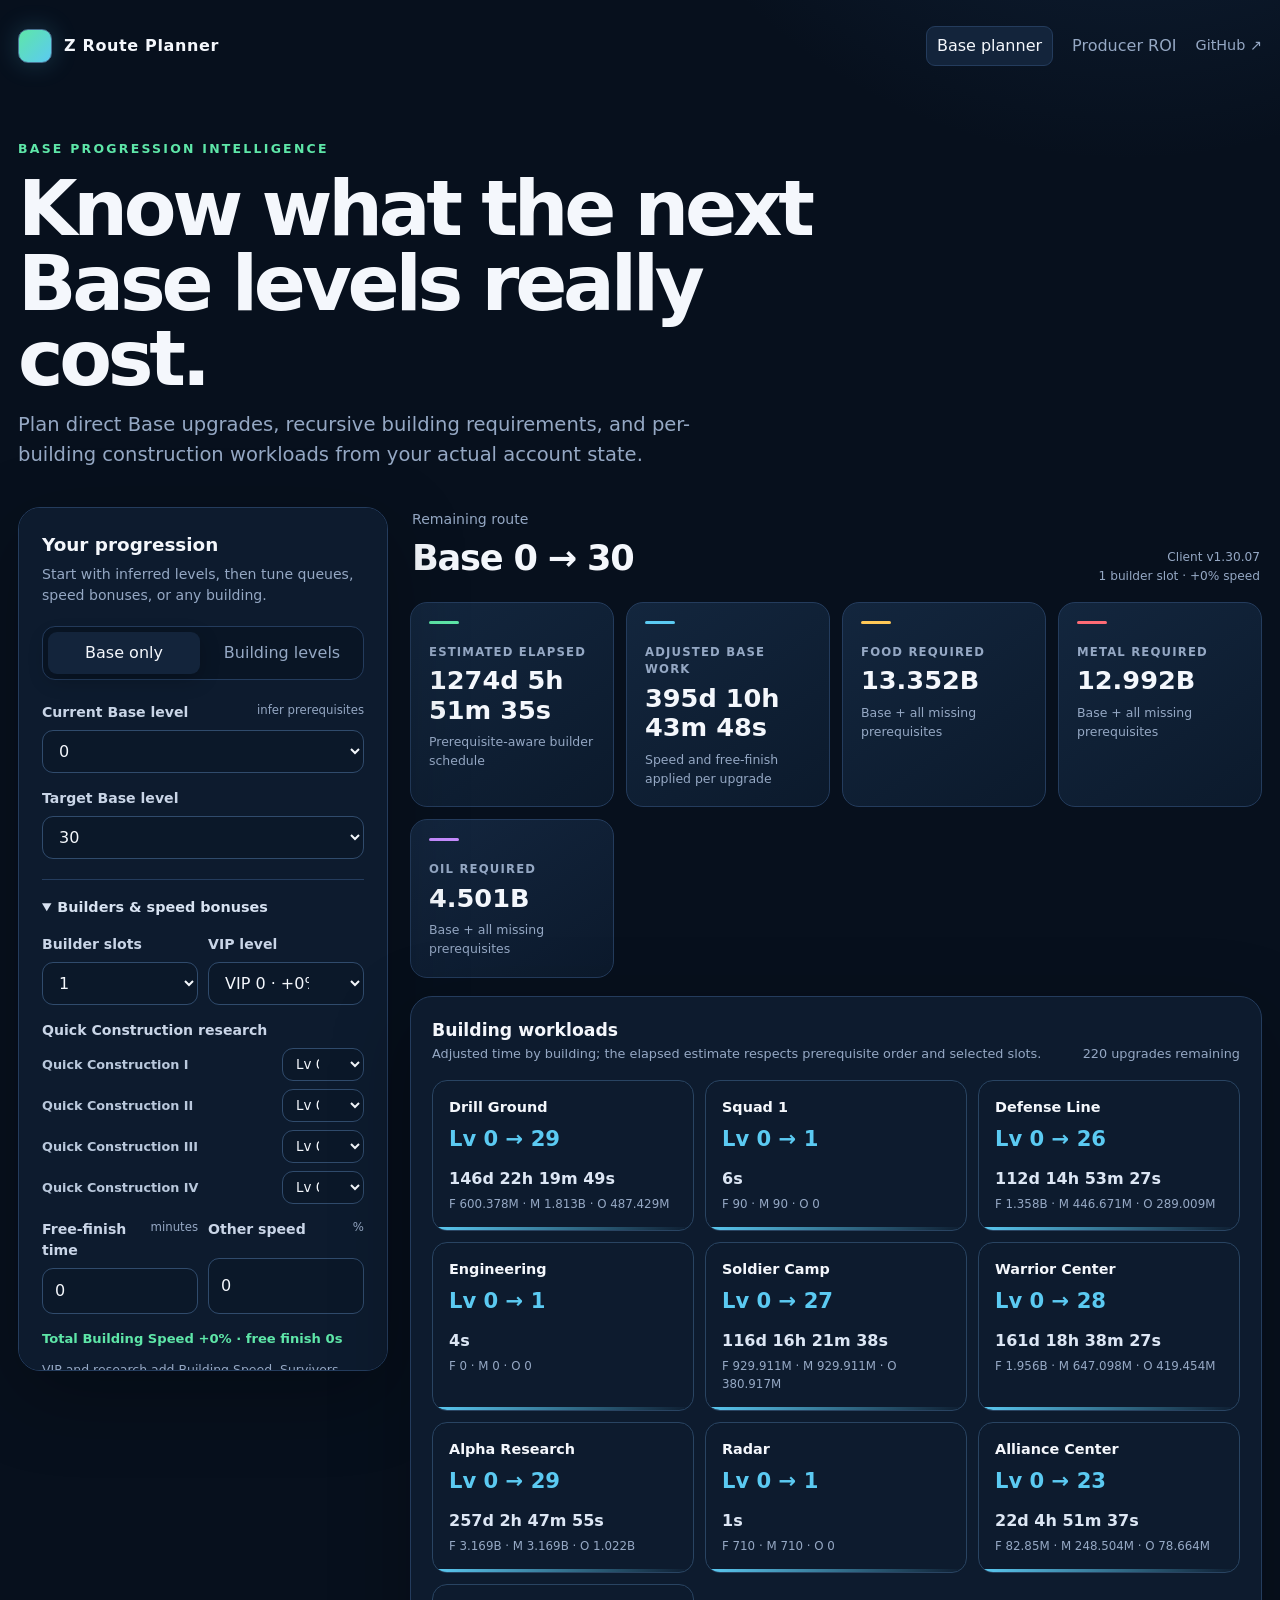
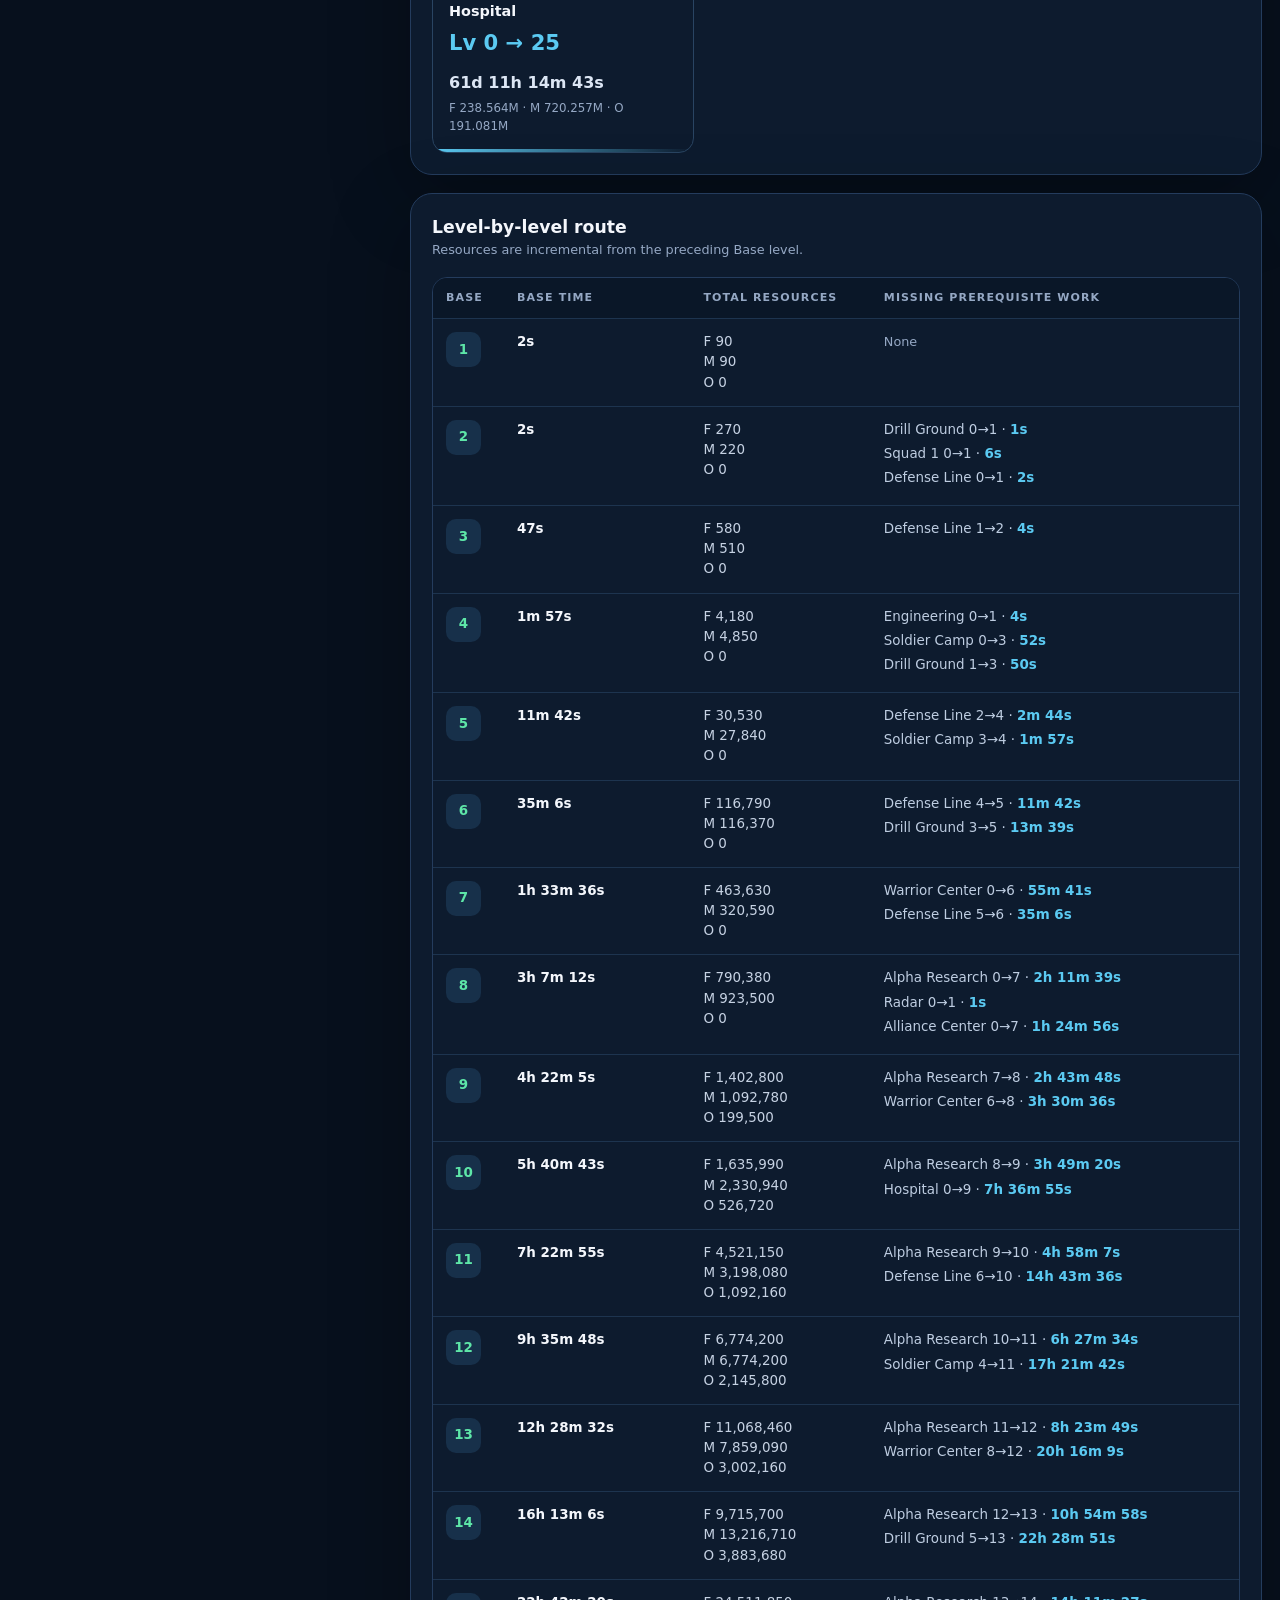
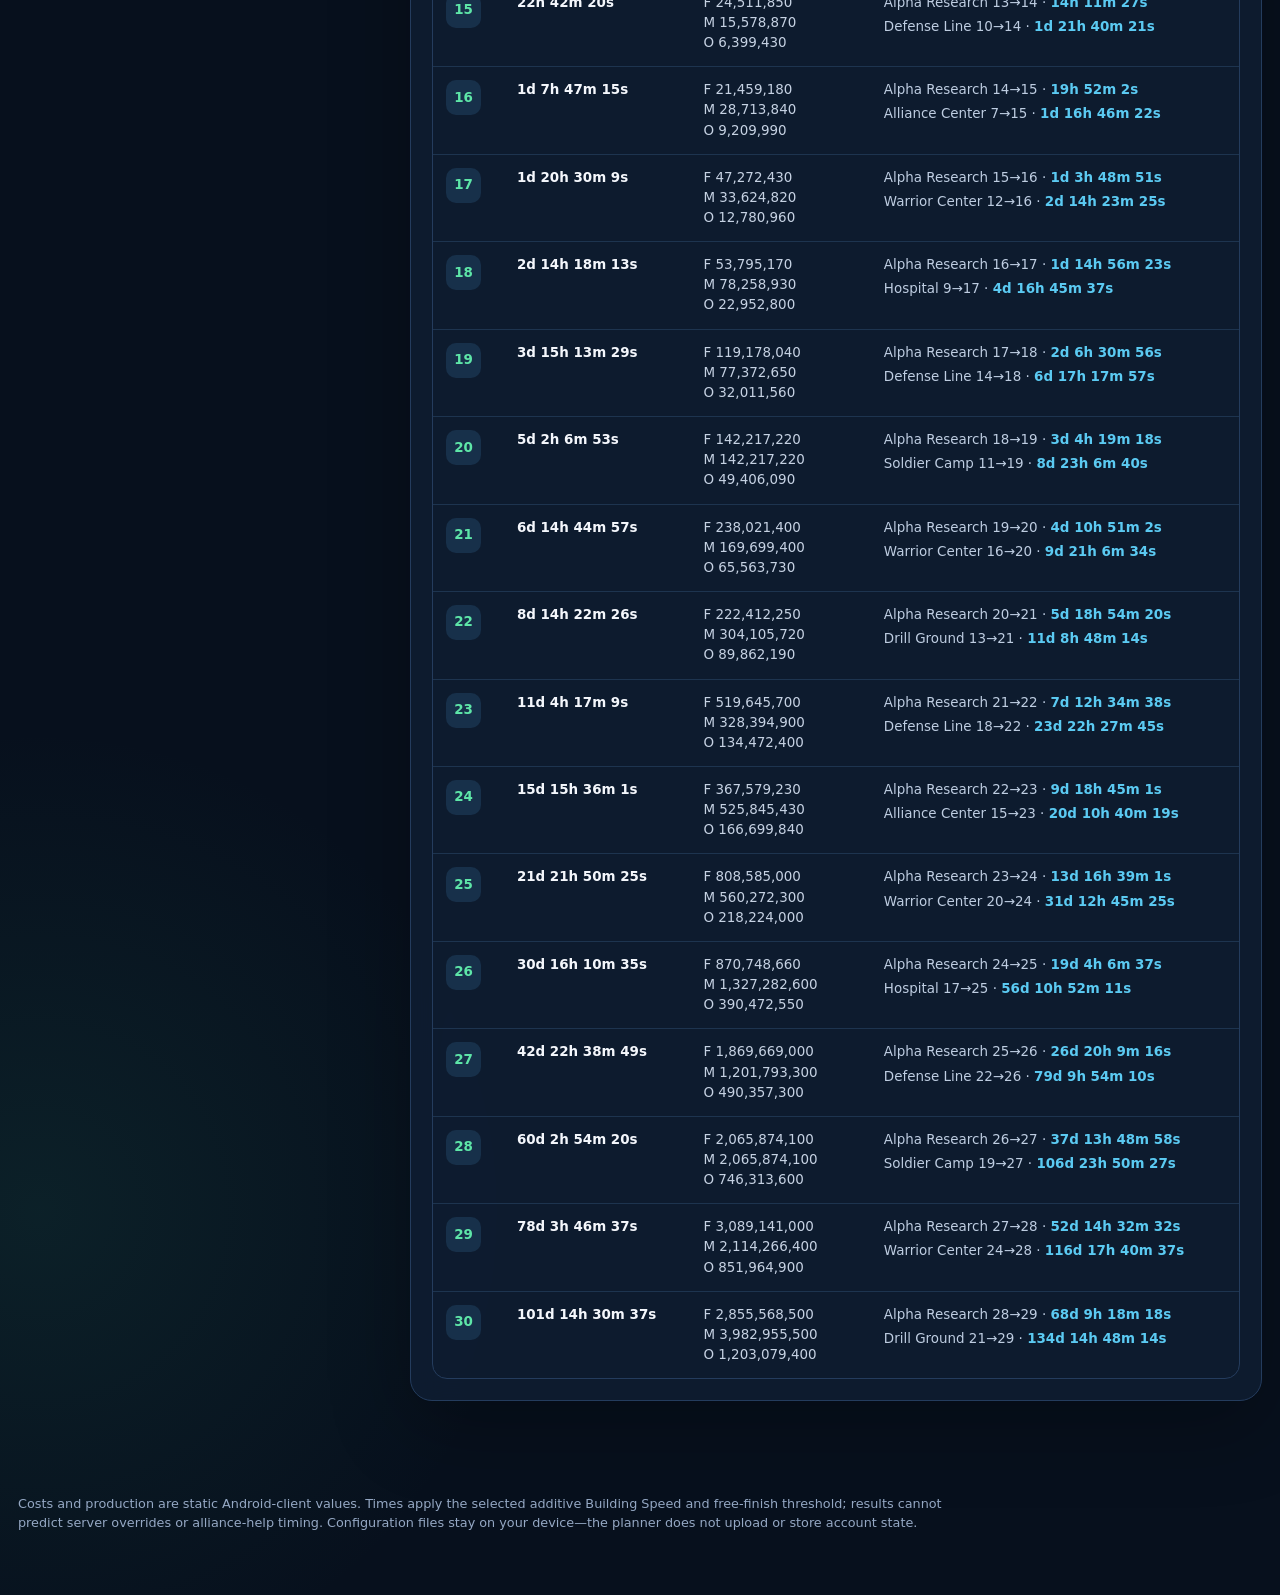
<file: index.html>
<!doctype html>
<html lang="en">
<head>
  <meta charset="utf-8">
  <meta name="viewport" content="width=device-width,initial-scale=1">
  <meta name="description" content="Interactive Z Route Base leveling and resource-producer return-on-investment calculators.">
  <link rel="icon" href="data:,">
  <title>Z Route Progression Planner</title>
  <style>
    :root {
      color-scheme: dark;
      --bg: #07101d;
      --panel: rgba(15, 29, 49, .9);
      --panel-2: #13243b;
      --line: #243c5d;
      --text: #f4f7fc;
      --muted: #95a8c4;
      --green: #5ee6a8;
      --cyan: #5bcaf2;
      --amber: #ffc857;
      --red: #ff6b75;
      --shadow: 0 24px 80px rgba(0, 0, 0, .28);
    }

    * { box-sizing: border-box }
    [hidden] { display: none !important }
    html { scroll-behavior: smooth }
    body {
      margin: 0;
      min-width: 320px;
      background:
        radial-gradient(circle at 88% -8%, rgba(46, 92, 148, .32), transparent 34rem),
        radial-gradient(circle at 3% 92%, rgba(38, 126, 104, .15), transparent 30rem),
        var(--bg);
      color: var(--text);
      font: 16px/1.5 Inter, ui-sans-serif, system-ui, -apple-system, BlinkMacSystemFont, "Segoe UI", sans-serif;
    }

    button, select, input { font: inherit }
    button { color: inherit }
    a { color: var(--cyan) }
    .shell { width: min(1480px, calc(100% - 36px)); margin: auto }
    .topbar { display: flex; align-items: center; justify-content: space-between; padding: 26px 0 10px }
    .brand { display: flex; align-items: center; gap: 12px; font-weight: 800; letter-spacing: .04em }
    .mark { width: 34px; height: 34px; border: 1px solid #477090; border-radius: 10px; background: linear-gradient(135deg, var(--green), var(--cyan)); box-shadow: 0 0 26px rgba(91, 202, 242, .22) }
    .source-link { color: var(--muted); font-size: .9rem; text-decoration: none }
    .source-link:hover { color: var(--text) }
    .site-nav { display: flex; align-items: center; gap: 8px }
    .site-nav button { border: 1px solid transparent; border-radius: 9px; padding: 7px 10px; background: transparent; color: var(--muted); cursor: pointer }
    .site-nav button[aria-pressed="true"] { border-color: var(--line); background: var(--panel-2); color: var(--text) }

    .hero { padding: 64px 0 38px; max-width: 940px }
    .eyebrow { color: var(--green); font-size: .78rem; font-weight: 800; letter-spacing: .18em; text-transform: uppercase }
    h1 { margin: 12px 0 14px; max-width: 850px; font-size: clamp(2.35rem, 6vw, 5.4rem); line-height: .98; letter-spacing: -.055em }
    .hero p { margin: 0; max-width: 720px; color: var(--muted); font-size: clamp(1rem, 2vw, 1.22rem) }

    .planner { display: grid; grid-template-columns: minmax(280px, 370px) 1fr; gap: 22px; align-items: start; padding-bottom: 80px }
    .panel { border: 1px solid var(--line); border-radius: 22px; background: var(--panel); box-shadow: var(--shadow); backdrop-filter: blur(16px) }
    .controls { position: sticky; top: 18px; max-height: calc(100vh - 36px); overflow-y: auto }
    .controls-inner { padding: 23px }
    .controls h2, .results h2 { margin: 0; font-size: 1.15rem }
    .hint { margin: 5px 0 20px; color: var(--muted); font-size: .88rem }
    .mode { display: grid; grid-template-columns: 1fr 1fr; gap: 6px; margin-bottom: 22px; padding: 5px; border: 1px solid var(--line); border-radius: 13px; background: #091525 }
    .mode button { border: 0; border-radius: 9px; padding: 9px 7px; background: transparent; color: var(--muted); cursor: pointer }
    .mode button[aria-pressed="true"] { background: var(--panel-2); color: var(--text); box-shadow: 0 6px 20px rgba(0,0,0,.22) }
    .field { display: grid; gap: 7px; margin-top: 15px }
    .field label { display: flex; justify-content: space-between; gap: 16px; color: #c9d5e7; font-size: .88rem; font-weight: 650 }
    .field small { color: var(--muted); font-weight: 500 }
    select, input[type="number"] { width: 100%; border: 1px solid #304b6c; border-radius: 11px; padding: 10px 12px; background: #0b1829; color: var(--text) }
    select { padding-right: 38px }
    select:focus, input:focus, button:focus-visible, summary:focus-visible { outline: 2px solid var(--cyan); outline-offset: 2px }
    .settings { margin-top: 20px; padding-top: 17px; border-top: 1px solid var(--line) }
    .settings summary { cursor: pointer; color: #d7e2f1; font-size: .9rem; font-weight: 750 }
    .settings-grid { display: grid; grid-template-columns: 1fr 1fr; gap: 0 10px }
    .settings-grid .wide { grid-column: 1 / -1 }
    .speed-total { margin: 15px 0 0; color: var(--green); font-size: .82rem; font-weight: 750 }
    .research-inputs { display: grid; grid-template-columns: 1fr 82px; gap: 8px 10px; align-items: center }
    .research-inputs label { color: #b9c8dc; font-size: .8rem }
    .research-inputs select { padding: 7px 28px 7px 9px; font-size: .84rem }
    .building-settings { margin-top: 17px; padding-top: 15px; border-top: 1px solid var(--line) }
    .building-settings summary { cursor: pointer; color: #d7e2f1; font-size: .9rem; font-weight: 750 }
    .building-inputs { display: grid; grid-template-columns: 1fr 82px; gap: 10px 12px; align-items: center }
    .building-inputs label { color: #b9c8dc; font-size: .84rem; white-space: nowrap; overflow: hidden; text-overflow: ellipsis }
    .building-inputs select { padding: 7px 28px 7px 9px; font-size: .86rem }
    .advanced-note { color: var(--muted); font-size: .78rem; margin: 12px 0 0 }
    .config-actions { display: grid; grid-template-columns: 1fr 1fr; gap: 8px; margin-top: 18px }
    .config-actions button { border: 1px solid #315071; border-radius: 10px; padding: 9px; background: #11243a; cursor: pointer }
    .config-actions button:hover { background: #17304a }
    .config-status { min-height: 1.2em; margin: 7px 0 0; color: var(--muted); font-size: .75rem }
    .value-inputs { display: grid; grid-template-columns: 1fr 92px; gap: 9px 12px; align-items: center }
    .value-inputs label { color: #b9c8dc; font-size: .82rem }
    .value-inputs input { padding: 7px 9px; font-size: .84rem }
    .profit { color: var(--green); font-weight: 800 }
    .profit.negative { color: var(--red) }
    .nowrap { white-space: nowrap }
    #roi-view table { min-width: 1050px }

    .results { min-width: 0 }
    .result-head { display: flex; align-items: flex-end; justify-content: space-between; gap: 20px; margin: 2px 2px 17px }
    .route-label { color: var(--muted); font-size: .88rem }
    .route-title { margin-top: 2px; font-size: clamp(1.55rem, 3vw, 2.2rem); font-weight: 800; letter-spacing: -.035em }
    .version { color: var(--muted); font-size: .76rem; text-align: right }
    .metrics { display: grid; grid-template-columns: repeat(auto-fit, minmax(180px, 1fr)); gap: 12px }
    .metric { min-height: 130px; padding: 18px; border: 1px solid var(--line); border-radius: 17px; background: linear-gradient(145deg, rgba(20, 39, 64, .95), rgba(12, 26, 45, .95)) }
    .metric::before { content: ""; display: block; width: 30px; height: 3px; margin-bottom: 20px; border-radius: 3px; background: var(--green) }
    .metric:nth-child(2)::before { background: var(--cyan) }
    .metric:nth-child(3)::before { background: var(--amber) }
    .metric:nth-child(4)::before { background: var(--red) }
    .metric:nth-child(5)::before { background: #c68cff }
    .metric-label { color: var(--muted); font-size: .73rem; font-weight: 800; letter-spacing: .1em; text-transform: uppercase }
    .metric-value { margin-top: 5px; font-size: clamp(1.15rem, 2vw, 1.62rem); font-weight: 800; line-height: 1.15 }
    .metric-note { margin-top: 8px; color: var(--muted); font-size: .78rem }

    .section { margin-top: 18px; padding: 21px }
    .section-head { display: flex; align-items: end; justify-content: space-between; gap: 16px; margin-bottom: 17px }
    .section h3 { margin: 0; font-size: 1.08rem }
    .section-note { color: var(--muted); font-size: .8rem }
    .work-grid { display: grid; grid-template-columns: repeat(3, 1fr); gap: 11px }
    .work-card { position: relative; overflow: hidden; min-height: 142px; padding: 16px; border: 1px solid #294462; border-radius: 15px; background: #0d1b2e }
    .work-card::after { content: ""; position: absolute; inset: auto 0 0; height: 3px; background: linear-gradient(90deg, var(--cyan), transparent) }
    .work-name { font-size: .9rem; font-weight: 750 }
    .work-level { margin-top: 5px; color: var(--cyan); font-size: 1.32rem; font-weight: 800 }
    .work-time { margin-top: 12px; color: #dce6f4; font-weight: 700 }
    .work-resources { margin-top: 5px; color: var(--muted); font-size: .74rem }
    .empty { padding: 32px 20px; border: 1px dashed #34516f; border-radius: 15px; color: var(--muted); text-align: center }

    .table-wrap { overflow-x: auto; border: 1px solid var(--line); border-radius: 15px }
    table { width: 100%; border-collapse: collapse; min-width: 790px; font-size: .84rem }
    th { position: sticky; top: 0; padding: 12px 13px; background: #0a1728; color: var(--muted); font-size: .69rem; letter-spacing: .1em; text-align: left; text-transform: uppercase }
    td { padding: 13px; border-top: 1px solid #1d344f; vertical-align: top }
    tbody tr:hover { background: rgba(91, 202, 242, .035) }
    .level-pill { display: inline-grid; min-width: 35px; height: 35px; place-items: center; border-radius: 10px; background: #17304a; color: var(--green); font-weight: 850 }
    .resource-stack { white-space: nowrap; color: #c6d2e3 }
    .resource-stack span { display: block }
    .task { display: block; margin-bottom: 4px; color: #becde1 }
    .task b { color: var(--cyan) }
    .error { display: none; margin-bottom: 15px; padding: 13px 15px; border: 1px solid #713841; border-radius: 12px; background: #31171c; color: #ffb7bc }
    .loading { display: grid; min-height: 420px; place-items: center; color: var(--muted) }
    .spinner { width: 34px; height: 34px; margin: auto auto 12px; border: 3px solid #29435f; border-top-color: var(--green); border-radius: 50%; animation: spin .8s linear infinite }
    @keyframes spin { to { transform: rotate(1turn) } }

    footer { padding: 0 0 50px; color: var(--muted); font-size: .8rem }
    footer p { max-width: 930px }

    @media (max-width: 1050px) {
      .planner { grid-template-columns: 1fr }
      .controls { position: static; max-height: none; overflow: visible }
      .metrics { grid-template-columns: 1fr 1fr }
      .work-grid { grid-template-columns: 1fr 1fr }
    }
    @media (max-width: 620px) {
      .shell { width: min(100% - 22px, 1480px) }
      .topbar { padding-top: 16px }
      .source-link { font-size: .82rem }
      .topbar { align-items: flex-start }
      .site-nav { flex-wrap: wrap; justify-content: flex-end }
      .site-nav button { padding: 6px 8px; font-size: .82rem }
      .hero { padding: 40px 2px 27px }
      .planner { gap: 15px }
      .controls-inner, .section { padding: 17px }
      .metrics { grid-template-columns: 1fr }
      .metric { min-height: 108px }
      .metric::before { margin-bottom: 12px }
      .work-grid { grid-template-columns: 1fr }
      .result-head { align-items: start; flex-direction: column }
      .version { text-align: left }
    }
    @media (prefers-reduced-motion: reduce) { * { scroll-behavior: auto !important; animation: none !important } }
  </style>
</head>
<body>
  <header class="shell topbar">
    <div class="brand"><span class="mark" aria-hidden="true"></span><span>Z Route Planner</span></div>
    <nav class="site-nav" aria-label="Calculators">
      <button id="base-view-button" aria-pressed="true">Base planner</button>
      <button id="roi-view-button" aria-pressed="false">Producer ROI</button>
      <a class="source-link" href="https://github.com/JeffxLabs/zroute-building-data">GitHub ↗</a>
    </nav>
  </header>

  <main id="base-view" class="shell">
    <section class="hero">
      <div class="eyebrow">Base progression intelligence</div>
      <h1>Know what the next Base levels really cost.</h1>
      <p>Plan direct Base upgrades, recursive building requirements, and per-building construction workloads from your actual account state.</p>
    </section>

    <div class="planner">
      <aside class="panel controls" aria-label="Planner inputs">
        <div class="controls-inner">
          <h2>Your progression</h2>
          <p class="hint">Start with inferred levels, then tune queues, speed bonuses, or any building.</p>
          <div class="mode" role="group" aria-label="Input detail">
            <button id="quick-mode" aria-pressed="true">Base only</button>
            <button id="advanced-mode" aria-pressed="false">Building levels</button>
          </div>
          <div class="field">
            <label for="current-base">Current Base level <small id="mode-hint">infer prerequisites</small></label>
            <select id="current-base"></select>
          </div>
          <div class="field">
            <label for="target-base">Target Base level</label>
            <select id="target-base"></select>
          </div>
          <details class="settings" open>
            <summary>Builders &amp; speed bonuses</summary>
            <div class="settings-grid">
              <div class="field"><label for="builder-slots">Builder slots</label><select id="builder-slots"><option selected>1</option><option>2</option><option>3</option><option>4</option></select></div>
              <div class="field"><label for="vip-level">VIP level</label><select id="vip-level"></select></div>
              <div class="field wide"><label>Quick Construction research</label><div id="research-inputs" class="research-inputs"></div></div>
              <div class="field"><label for="free-minutes">Free-finish time <small>minutes</small></label><input id="free-minutes" type="number" min="0" step="1" value="0"></div>
              <div class="field"><label for="other-speed">Other speed <small>%</small></label><input id="other-speed" type="number" min="0" step="0.1" value="0"></div>
            </div>
            <p id="speed-total" class="speed-total"></p>
            <p class="advanced-note">VIP and research add Building Speed. Survivors add free-finish time instead; enter the total shown in game. Alliance help and temporary buffs can go under Other speed.</p>
          </details>
          <details id="building-settings" class="building-settings">
            <summary id="building-summary">Override inferred building levels</summary>
            <p id="building-hint" class="hint">Auto follows the minimum route implied by your current Base. Override any exception.</p>
            <div id="building-inputs" class="building-inputs"></div>
            <p class="advanced-note">Any-of training gates choose the center needing the least remaining builder work.</p>
          </details>
          <div class="config-actions">
            <button id="export-config" type="button">Export JSON</button>
            <button id="import-config" type="button">Import JSON</button>
            <input id="config-file" type="file" accept="application/json,.json" hidden>
          </div>
          <p id="config-status" class="config-status" aria-live="polite"></p>
        </div>
      </aside>

      <section class="results" aria-live="polite">
        <div id="loading" class="panel loading"><div><div class="spinner"></div>Loading verified client data…</div></div>
        <div id="result-content" hidden>
          <div id="error" class="error"></div>
          <header class="result-head">
            <div><div class="route-label">Remaining route</div><div id="route-title" class="route-title"></div></div>
            <div class="version">Client v1.30.07<br><span id="modifier-summary"></span></div>
          </header>
          <div class="metrics">
            <article class="metric"><div class="metric-label">Estimated elapsed</div><div id="elapsed-time" class="metric-value"></div><div class="metric-note">Prerequisite-aware builder schedule</div></article>
            <article class="metric"><div class="metric-label">Adjusted Base work</div><div id="base-time" class="metric-value"></div><div class="metric-note">Speed and free-finish applied per upgrade</div></article>
            <article class="metric"><div class="metric-label">Food required</div><div id="food" class="metric-value"></div><div class="metric-note">Base + all missing prerequisites</div></article>
            <article class="metric"><div class="metric-label">Metal required</div><div id="metal" class="metric-value"></div><div class="metric-note">Base + all missing prerequisites</div></article>
            <article class="metric"><div class="metric-label">Oil required</div><div id="oil" class="metric-value"></div><div class="metric-note">Base + all missing prerequisites</div></article>
          </div>

          <section class="panel section">
            <div class="section-head"><div><h3>Building workloads</h3><div class="section-note">Adjusted time by building; the elapsed estimate respects prerequisite order and selected slots.</div></div><div id="action-count" class="section-note"></div></div>
            <div id="work-grid" class="work-grid"></div>
          </section>

          <section class="panel section">
            <div class="section-head"><div><h3>Level-by-level route</h3><div class="section-note">Resources are incremental from the preceding Base level.</div></div></div>
            <div class="table-wrap">
              <table>
                <thead><tr><th>Base</th><th>Base time</th><th>Total resources</th><th>Missing prerequisite work</th></tr></thead>
                <tbody id="route-rows"></tbody>
              </table>
            </div>
          </section>
        </div>
      </section>
    </div>
  </main>

  <main id="roi-view" class="shell" hidden>
    <section class="hero">
      <div class="eyebrow">Resource investment intelligence</div>
      <h1>Know when a producer upgrade pays you back.</h1>
      <p>Compare construction cost against the added hourly output of Farms, Metal and Oil producers, Training Grounds, and material factories.</p>
    </section>

    <div class="planner">
      <aside class="panel controls" aria-label="ROI calculator inputs">
        <div class="controls-inner">
          <h2>Investment assumptions</h2>
          <p class="hint">Payback uses only the extra output gained by upgrading. Production continues at the last completed level during construction.</p>
          <div class="field"><label for="roi-producer">Producer</label><select id="roi-producer"></select></div>
          <div class="settings-grid">
            <div class="field"><label for="roi-current">Current level</label><select id="roi-current"></select></div>
            <div class="field"><label for="roi-target">Target level</label><select id="roi-target"></select></div>
            <div class="field"><label for="roi-speed">Construction speed <small>%</small></label><input id="roi-speed" type="number" min="0" max="1000" step="0.1" value="0"></div>
            <div class="field"><label for="roi-free">Free-finish time <small>minutes</small></label><input id="roi-free" type="number" min="0" max="100000" step="1" value="0"></div>
            <div class="field"><label for="roi-production">Production bonus <small>%</small></label><input id="roi-production" type="number" min="0" max="10000" step="0.1" value="0"></div>
            <div class="field"><label for="roi-utilization">Collection uptime <small>%</small></label><input id="roi-utilization" type="number" min="0.1" max="100" step="0.1" value="100"></div>
          </div>
          <details class="settings" open>
            <summary>Relative resource values</summary>
            <p class="advanced-note">Value of one unit in a common comparison unit. Defaults treat Food, Metal, and Oil equally; set the produced resource to reflect how valuable it is to you.</p>
            <div id="roi-values" class="value-inputs"></div>
          </details>
        </div>
      </aside>

      <section class="results" aria-live="polite">
        <div id="roi-loading" class="panel loading"><div><div class="spinner"></div>Loading verified producer data…</div></div>
        <div id="roi-content" hidden>
          <div id="roi-error" class="error"></div>
          <header class="result-head">
            <div><div class="route-label">Producer investment</div><div id="roi-title" class="route-title"></div></div>
            <div id="roi-gate" class="version"></div>
          </header>
          <div class="metrics">
            <article class="metric"><div class="metric-label">Runtime after target</div><div id="roi-payback" class="metric-value"></div><div class="metric-note">Additional time after all upgrades finish</div></article>
            <article class="metric"><div class="metric-label">Total to break even</div><div id="roi-total-time" class="metric-value"></div><div class="metric-note">From starting the first upgrade</div></article>
            <article class="metric"><div class="metric-label">Added output</div><div id="roi-output" class="metric-value"></div><div id="roi-output-note" class="metric-note"></div></article>
            <article class="metric"><div class="metric-label">Direct upgrade costs</div><div id="roi-costs" class="metric-value resource-stack"></div><div class="metric-note">Selected producer levels only</div></article>
            <article class="metric"><div class="metric-label">Investment value</div><div id="roi-investment" class="metric-value"></div><div class="metric-note">Direct costs after relative weighting</div></article>
            <article class="metric"><div class="metric-label">Profit after 30 days</div><div id="roi-profit" class="metric-value profit"></div><div class="metric-note">Weighted net value from construction start</div></article>
          </div>

          <section class="panel section">
            <div class="section-head"><div><h3>Upgrade-by-upgrade ROI</h3><div class="section-note">Each row evaluates that level alone against its marginal output gain.</div></div></div>
            <div class="table-wrap">
              <table>
                <thead><tr><th>Upgrade</th><th>Build time</th><th>Added / hour</th><th>Cost</th><th>Payback runtime</th><th>Total break-even</th><th>Profit at 30d</th></tr></thead>
                <tbody id="roi-rows"></tbody>
              </table>
            </div>
          </section>

          <section class="panel section">
            <h3>How this is calculated</h3>
            <p class="section-note">The building keeps producing at its last completed level while the next upgrade builds. Break-even credits that intermediate output above your starting level and compares it with the selected upgrades' direct Food, Metal, and Oil costs. Relative values convert unlike inputs and output into one comparison unit. Base prerequisite costs are excluded because they benefit the whole account, not only this producer.</p>
          </section>
        </div>
      </section>
    </div>
  </main>

  <footer class="shell">
    <p>Costs and production are static Android-client values. Times apply the selected additive Building Speed and free-finish threshold; results cannot predict server overrides or alliance-help timing. Configuration files stay on your device—the planner does not upload or store account state.</p>
  </footer>

  <script>
    "use strict";

    const BUILDING_IDS = [1002, 1004, 1006, 1007, 1010, 1020, 5006, 5013, 5031, 5044, 5045, 5046];
    const RESEARCH_IDS = [1001, 1008, 1015, 1022];
    const ROI_RESOURCE_NAMES = {1: "Food", 2: "Metal", 3: "Oil", 5: "Hero EXP", 99: "Produced material"};
    const RESOURCE = {1: "food", 2: "metal", 3: "oil"};
    const SHORT = {
      "Alpha Research Division": "Alpha Research",
      "Soldier Training Camp": "Soldier Camp",
      "Warrior Training Center": "Warrior Center",
      "Assault Training Center": "Assault Center",
      "Tactical Training Center": "Tactical Center",
      "Engineering Department": "Engineering"
    };
    const $ = id => document.getElementById(id);
    let buildings, levels, initialState, research, vipSpeed, producers, advanced = false;
    let quickOverrides = {}, manualLevels = {}, roiValues = {};

    function options(max, selected = 0) {
      return Array.from({length: max + 1}, (_, level) => `<option value="${level}"${level === selected ? " selected" : ""}>${level}</option>`).join("");
    }

    function summarize(actions) {
      const total = {seconds: 0, food: 0, metal: 0, oil: 0};
      for (const action of actions) {
        total.seconds += action.base_time_seconds || 0;
        for (const cost of action.costs) {
          if (RESOURCE[cost.type]) total[RESOURCE[cost.type]] += cost.count;
          else if (cost.count) throw new Error(`Unsupported resource type ${cost.type}`);
        }
        if (action.special_costs.length) throw new Error("Special-cost route is not supported");
      }
      return total;
    }

    function ensure(buildingId, target, state, stack = []) {
      if ((state[buildingId] || 0) >= target) return [];
      if (stack.includes(buildingId)) throw new Error(`Future-level dependency through ${buildings[buildingId].name}`);
      const actions = [];
      while ((state[buildingId] || 0) < target) {
        const level = (state[buildingId] || 0) + 1;
        const row = levels[buildingId][level];
        const requirements = [];
        if (!row) throw new Error(`Missing ${buildings[buildingId].name} level ${level}`);
        for (const condition of row.prerequisites) {
          if (condition.kind === "building_level") {
            for (const dependency of condition.building_ids) {
              actions.push(...ensure(dependency, condition.minimum_level, state, [...stack, buildingId]));
              requirements.push([dependency, condition.minimum_level]);
            }
          } else if (condition.kind === "any_building_in_list_level") {
            const choices = condition.building_ids.flatMap(dependency => {
              const trial = {...state};
              try {
                const trialActions = ensure(dependency, condition.minimum_level, trial, [...stack, buildingId]);
                const total = summarize(trialActions);
                return [{dependency, state: trial, actions: trialActions, seconds: total.seconds, resources: total.food + total.metal + total.oil}];
              } catch (_) { return []; }
            }).sort((a, b) => a.seconds - b.seconds || a.resources - b.resources || a.dependency - b.dependency);
            if (!choices.length) throw new Error("No feasible training-center route");
            Object.assign(state, choices[0].state);
            actions.push(...choices[0].actions);
            requirements.push([choices[0].dependency, condition.minimum_level]);
          } else {
            throw new Error(`Unsupported condition ${condition.id}`);
          }
        }
        const previous = state[buildingId] || 0;
        if (previous !== level - 1) throw new Error(`Non-sequential ${buildings[buildingId].name} route`);
        state[buildingId] = level;
        actions.push({building_id: buildingId, building_name: buildings[buildingId].name, from_level: previous, requirements, ...row});
      }
      return actions;
    }

    function inferredState(baseLevel) {
      const state = {...initialState};
      if (baseLevel) ensure(1001, baseLevel, state);
      return state;
    }

    function currentState() {
      const base = Number($("current-base").value);
      if (!advanced) return Object.assign(inferredState(base), quickOverrides, {1001: base});
      return Object.fromEntries(Object.keys(buildings).map(id => [id, id === "1001" ? base : manualLevels[id] ?? initialState[id] ?? 0]));
    }

    function plan(state, target) {
      const current = state[1001] || 0;
      const stages = [], actions = [];
      for (let level = current + 1; level <= target; level++) {
        const stageActions = ensure(1001, level, state);
        stages.push({level, actions: stageActions});
        actions.push(...stageActions);
      }
      return {current, target, stages, actions};
    }

    function selfCheck() {
      const result = plan({...initialState}, 30);
      const total = summarize(result.actions);
      const unchanged = {speedPercent: 0, freeSeconds: 0};
      if (result.actions.length !== 220 || total.seconds !== 110094695 || total.food !== 13352203480 || total.metal !== 12992121750 || total.oil !== 4500620760
          || schedule(result.actions, 1, unchanged).seconds !== total.seconds
          || schedule(result.actions, 4, unchanged).seconds > total.seconds
          || adjustedTime({base_time_seconds: 100}, {speedPercent: 100, freeSeconds: 10}) !== 40
          || roiFor({costValue: 1000, previousOutput: 100, output: 200, buildSeconds: 3600}, {outputValue: 1, productionFactor: 1, utilization: 1}).totalHours !== 11
          || roiPlanBreakEven([{costValue: 50, previousOutput: 100, output: 200, buildSeconds: 3600}, {costValue: 100, previousOutput: 200, output: 300, buildSeconds: 3600}], {outputValue: 1, productionFactor: 1, utilization: 1}) !== 2.25
          || roiPlanProfit([{costValue: 50, previousOutput: 100, output: 200, buildSeconds: 3600}, {costValue: 100, previousOutput: 200, output: 300, buildSeconds: 3600}], {outputValue: 1, productionFactor: 1, utilization: 1}, 3) !== 150) {
        throw new Error("Planner self-check failed for client v1.30.07");
      }
    }

    function number(value) { return new Intl.NumberFormat("en-US").format(value); }
    function compact(value) {
      for (const [size, suffix] of [[1e9, "B"], [1e6, "M"], [1e3, "K"]]) if (value >= size) return `${(value / size).toFixed(3).replace(/0+$/, "").replace(/\.$/, "")}${suffix}`;
      return String(value);
    }
    function time(seconds) {
      const parts = [];
      for (const [size, suffix] of [[86400, "d"], [3600, "h"], [60, "m"], [1, "s"]]) {
        const amount = Math.floor(seconds / size); seconds %= size;
        if (amount) parts.push(`${amount}${suffix}`);
      }
      return parts.join(" ") || "0s";
    }
    function escape(value) {
      const node = document.createElement("span"); node.textContent = value; return node.innerHTML;
    }

    function researchSpeed(tech, level) {
      if (!level) return 0;
      return Number(((tech.levels.find(row => row.level === level)?.benefits.find(benefit => benefit.type === 20005)?.value || 0) * 100).toFixed(3));
    }

    function modifiers() {
      const vipLevel = Number($("vip-level").value);
      const researchPercent = research.reduce((sum, tech) => sum + researchSpeed(tech, Number($(`research-${tech.id}`).value)), 0);
      const other = readNumber("other-speed", 0, 1000, "Other speed");
      return {
        speedPercent: vipSpeed[vipLevel] + researchPercent + other,
        freeSeconds: readNumber("free-minutes", 0, 100000, "Free-finish time") * 60,
        vipLevel,
        researchPercent,
        other
      };
    }

    function adjustedTime(action, modifier) {
      return Math.max(0, Math.ceil((action.base_time_seconds || 0) / (1 + modifier.speedPercent / 100) - modifier.freeSeconds));
    }

    function adjustedTotal(actions, modifier) {
      return actions.reduce((sum, action) => sum + adjustedTime(action, modifier), 0);
    }

    function roiFor(upgrade, assumptions) {
      const addedPerHour = (upgrade.output - upgrade.previousOutput) * assumptions.productionFactor * assumptions.utilization;
      const investmentValue = upgrade.costValue;
      const paybackHours = investmentValue / (addedPerHour * assumptions.outputValue);
      const totalHours = upgrade.buildSeconds / 3600 + paybackHours;
      return {addedPerHour, investmentValue, paybackHours, totalHours};
    }

    function roiPlanBenefit(upgrades, assumptions, horizonHours) {
      const startOutput = upgrades[0].previousOutput;
      let elapsed = 0, output = 0;
      for (const item of upgrades) {
        const hours = Math.max(0, Math.min(item.buildSeconds / 3600, horizonHours - elapsed));
        output += (item.previousOutput - startOutput) * assumptions.productionFactor * assumptions.utilization * hours;
        elapsed += item.buildSeconds / 3600;
      }
      output += (upgrades.at(-1).output - startOutput) * assumptions.productionFactor * assumptions.utilization * Math.max(0, horizonHours - elapsed);
      return output * assumptions.outputValue;
    }

    function roiPlanProfit(upgrades, assumptions, horizonHours) {
      return roiPlanBenefit(upgrades, assumptions, horizonHours) - upgrades.reduce((sum, item) => sum + item.costValue, 0);
    }

    function roiPlanBreakEven(upgrades, assumptions) {
      const startOutput = upgrades[0].previousOutput;
      let elapsed = 0, remaining = upgrades.reduce((sum, item) => sum + item.costValue, 0);
      for (const item of upgrades) {
        const hours = item.buildSeconds / 3600;
        const rate = (item.previousOutput - startOutput) * assumptions.productionFactor * assumptions.utilization * assumptions.outputValue;
        if (rate && remaining <= rate * hours) return elapsed + remaining / rate;
        remaining -= rate * hours;
        elapsed += hours;
      }
      const rate = (upgrades.at(-1).output - startOutput) * assumptions.productionFactor * assumptions.utilization * assumptions.outputValue;
      return elapsed + Math.max(0, remaining) / rate;
    }

    function schedule(actions, slotCount, modifier) {
      // ponytail: deterministic greedy list schedule; use an exact optimizer if alternate queue order materially matters.
      const slots = Array(slotCount).fill(0);
      const completion = new Map();
      for (const action of actions) {
        const dependencyKeys = [[action.building_id, action.from_level], ...(action.requirements || [])];
        const ready = Math.max(0, ...dependencyKeys.map(([id, level]) => completion.get(`${id}:${level}`) || 0));
        let slot = 0, start = Math.max(slots[0], ready);
        for (let index = 1; index < slots.length; index++) {
          const candidate = Math.max(slots[index], ready);
          if (candidate < start) [slot, start] = [index, candidate];
        }
        const finish = start + adjustedTime(action, modifier);
        slots[slot] = finish;
        completion.set(`${action.building_id}:${action.level}`, finish);
      }
      return {seconds: Math.max(0, ...slots)};
    }

    function groupWork(actions, modifier) {
      const grouped = new Map();
      for (const action of actions.filter(action => action.building_id !== 1001)) {
        if (!grouped.has(action.building_id)) grouped.set(action.building_id, []);
        grouped.get(action.building_id).push(action);
      }
      return [...grouped.values()].map(group => ({
        id: group[0].building_id,
        name: SHORT[group[0].building_name] || group[0].building_name,
        from: group[0].from_level,
        to: group.at(-1).level,
        ...summarize(group),
        adjustedSeconds: adjustedTotal(group, modifier)
      }));
    }

    function render() {
      try {
        const state = currentState();
        const target = Number($("target-base").value);
        const result = plan({...state}, target);
        const total = summarize(result.actions);
        const modifier = modifiers();
        const baseActions = result.actions.filter(action => action.building_id === 1001);
        const work = groupWork(result.actions, modifier);
        const slots = Number($("builder-slots").value);
        const elapsed = schedule(result.actions, slots, modifier);
        $("error").style.display = "none";
        $("route-title").textContent = `Base ${result.current} → ${result.target}`;
        $("elapsed-time").textContent = time(elapsed.seconds);
        $("base-time").textContent = time(adjustedTotal(baseActions, modifier));
        $("food").textContent = compact(total.food);
        $("metal").textContent = compact(total.metal);
        $("oil").textContent = compact(total.oil);
        $("speed-total").textContent = `Total Building Speed +${number(Number(modifier.speedPercent.toFixed(3)))}% · free finish ${time(modifier.freeSeconds)}`;
        $("modifier-summary").textContent = `${slots} builder slot${slots === 1 ? "" : "s"} · +${number(Number(modifier.speedPercent.toFixed(3)))}% speed`;
        $("action-count").textContent = `${result.actions.length} upgrades remaining`;
        $("work-grid").innerHTML = work.length ? work.map(item => `
          <article class="work-card">
            <div class="work-name">${escape(item.name)}</div>
            <div class="work-level">Lv ${item.from} → ${item.to}</div>
            <div class="work-time">${time(item.adjustedSeconds)}</div>
            <div class="work-resources">F ${compact(item.food)} · M ${compact(item.metal)} · O ${compact(item.oil)}</div>
          </article>`).join("") : `<div class="empty">No prerequisite building work remains for this target.</div>`;
        $("route-rows").innerHTML = result.stages.length ? result.stages.map(stage => {
          const stageTotal = summarize(stage.actions);
          const direct = adjustedTotal(stage.actions.filter(action => action.building_id === 1001), modifier);
          const tasks = groupWork(stage.actions, modifier);
          return `<tr>
            <td><span class="level-pill">${stage.level}</span></td>
            <td><b>${time(direct)}</b></td>
            <td class="resource-stack"><span>F ${number(stageTotal.food)}</span><span>M ${number(stageTotal.metal)}</span><span>O ${number(stageTotal.oil)}</span></td>
            <td>${tasks.length ? tasks.map(task => `<span class="task">${escape(task.name)} ${task.from}→${task.to} · <b>${time(task.adjustedSeconds)}</b></span>`).join("") : "<span class=\"section-note\">None</span>"}</td>
          </tr>`;
        }).join("") : `<tr><td colspan="4"><div class="empty">Target already reached. Raise the target to see remaining work.</div></td></tr>`;
      } catch (error) {
        $("error").textContent = error.message;
        $("error").style.display = "block";
      }
    }

    function readNumber(id, minimum, maximum, label) {
      const value = Number($(id).value);
      if (!Number.isFinite(value) || value < minimum || value > maximum) throw new Error(`${label} must be between ${minimum} and ${maximum}`);
      return value;
    }

    function renderBuildingInputs() {
      const inferred = inferredState(Number($("current-base").value));
      $("building-summary").textContent = advanced ? "Current building levels" : "Override inferred building levels";
      $("building-hint").textContent = advanced
        ? "Levels above your target are allowed and count as already complete."
        : "Auto follows the minimum route implied by your current Base. Override any exception.";
      $("building-settings").open = advanced || $("building-settings").open;
      $("building-inputs").innerHTML = BUILDING_IDS.map(id => {
        const selected = advanced ? manualLevels[id] ?? inferred[id] ?? 0 : quickOverrides[id] ?? -1;
        const auto = advanced ? "" : `<option value=""${selected === -1 ? " selected" : ""}>Auto · ${inferred[id] || 0}</option>`;
        return `<label for="building-${id}" title="${escape(buildings[id].name)}">${escape(SHORT[buildings[id].name] || buildings[id].name)}</label><select id="building-${id}">${auto}${options(buildings[id].max_level, selected)}</select>`;
      }).join("");
    }

    function setMode(useAdvanced) {
      if (useAdvanced && !advanced) {
        const state = currentState();
        manualLevels = Object.fromEntries(BUILDING_IDS.map(id => [id, state[id] || 0]));
      } else if (!useAdvanced && advanced) {
        const inferred = inferredState(Number($("current-base").value));
        quickOverrides = Object.fromEntries(BUILDING_IDS.flatMap(id => manualLevels[id] === (inferred[id] || 0) ? [] : [[id, manualLevels[id]]]));
      }
      advanced = useAdvanced;
      $("quick-mode").setAttribute("aria-pressed", String(!advanced));
      $("advanced-mode").setAttribute("aria-pressed", String(advanced));
      $("mode-hint").textContent = advanced ? "manual state" : "infer prerequisites";
      renderBuildingInputs();
      render();
    }

    function config() {
      const state = currentState();
      return {
        schema: "zroute-base-planner",
        version: 1,
        clientVersion: "1.30.07",
        mode: advanced ? "building-levels" : "base-only",
        currentBase: Number($("current-base").value),
        targetBase: Number($("target-base").value),
        builderSlots: Number($("builder-slots").value),
        vipLevel: Number($("vip-level").value),
        researchLevels: Object.fromEntries(research.map(tech => [tech.id, Number($(`research-${tech.id}`).value)])),
        freeFinishMinutes: Number($("free-minutes").value),
        otherBuildingSpeedPercent: Number($("other-speed").value),
        buildingLevels: Object.fromEntries(BUILDING_IDS.map(id => [id, state[id] || 0])),
        buildingOverrides: advanced ? {} : {...quickOverrides}
      };
    }

    function validInteger(value, minimum, maximum, label) {
      if (!Number.isInteger(value) || value < minimum || value > maximum) throw new Error(`${label} must be an integer from ${minimum} to ${maximum}`);
      return value;
    }

    function applyConfig(value) {
      if (!value || value.schema !== "zroute-base-planner" || value.version !== 1) throw new Error("Not a supported Z Route planner configuration");
      if (!["base-only", "building-levels"].includes(value.mode)) throw new Error("Configuration mode is not supported");
      const currentBase = validInteger(value.currentBase, 0, 30, "Current Base");
      const targetBase = validInteger(value.targetBase, currentBase, 30, "Target Base");
      const slots = validInteger(value.builderSlots, 1, 4, "Builder slots");
      const vip = validInteger(value.vipLevel, 0, 18, "VIP level");
      const researchLevels = value.researchLevels || {};
      for (const tech of research) validInteger(researchLevels[tech.id] ?? 0, 0, tech.max_level, tech.name);
      const sourceLevels = value.mode === "building-levels" ? value.buildingLevels : value.buildingOverrides || {};
      if (!sourceLevels || typeof sourceLevels !== "object" || Array.isArray(sourceLevels)) throw new Error("Building levels must be an object");
      for (const [id, level] of Object.entries(sourceLevels)) {
        if (!BUILDING_IDS.includes(Number(id))) throw new Error(`Unknown building ID ${id}`);
        validInteger(level, 0, buildings[id].max_level, buildings[id].name);
      }
      const free = Number(value.freeFinishMinutes ?? 0);
      const other = Number(value.otherBuildingSpeedPercent ?? 0);
      if (!Number.isFinite(free) || free < 0 || free > 100000) throw new Error("Free-finish time must be between 0 and 100000 minutes");
      if (!Number.isFinite(other) || other < 0 || other > 1000) throw new Error("Other speed must be between 0 and 1000%");

      $("current-base").value = currentBase;
      $("target-base").value = targetBase;
      $("builder-slots").value = slots;
      $("vip-level").value = vip;
      $("free-minutes").value = free;
      $("other-speed").value = other;
      for (const tech of research) $(`research-${tech.id}`).value = researchLevels[tech.id] ?? 0;
      advanced = value.mode === "building-levels";
      if (advanced) manualLevels = Object.fromEntries(BUILDING_IDS.map(id => [id, value.buildingLevels?.[id] ?? inferredState(currentBase)[id] ?? 0]));
      else quickOverrides = Object.fromEntries(Object.entries(sourceLevels).map(([id, level]) => [Number(id), level]));
      $("quick-mode").setAttribute("aria-pressed", String(!advanced));
      $("advanced-mode").setAttribute("aria-pressed", String(advanced));
      $("mode-hint").textContent = advanced ? "manual state" : "infer prerequisites";
      renderBuildingInputs();
      render();
    }

    function exportConfig() {
      const blob = new Blob([JSON.stringify(config(), null, 2) + "\n"], {type: "application/json"});
      const link = document.createElement("a");
      link.href = URL.createObjectURL(blob);
      link.download = `zroute-base-${$("current-base").value}-to-${$("target-base").value}.json`;
      link.click();
      URL.revokeObjectURL(link.href);
      $("config-status").textContent = "Configuration exported.";
    }

    function setView(view) {
      const roi = view === "roi";
      $("base-view").hidden = roi;
      $("roi-view").hidden = !roi;
      $("base-view-button").setAttribute("aria-pressed", String(!roi));
      $("roi-view-button").setAttribute("aria-pressed", String(roi));
      history.replaceState(null, "", roi ? `${location.pathname}${location.search}#producer-roi` : location.pathname + location.search);
      document.title = roi ? "Z Route Producer ROI Calculator" : "Z Route Base Planner";
      if (roi) renderRoi();
      scrollTo({top: 0, behavior: "smooth"});
    }

    function roiUpgrade(producer, level, assumptions) {
      const row = levels[producer.building_id][level];
      const output = producer.levels.find(item => item.level === level).base_output_per_hour;
      const previousOutput = producer.levels.find(item => item.level === level - 1)?.base_output_per_hour || 0;
      const buildSeconds = adjustedTime(row, {speedPercent: assumptions.speedPercent, freeSeconds: assumptions.freeSeconds});
      const costValue = row.costs.reduce((sum, cost) => sum + cost.count * assumptions.values[cost.type], 0);
      const gate = Math.max(0, ...row.prerequisites.filter(item => item.kind === "building_level" && item.building_ids.includes(1001)).map(item => item.minimum_level));
      return {level, output, previousOutput, buildSeconds, costValue, costs: row.costs, gate, ...roiFor({costValue, previousOutput, output, buildSeconds}, assumptions)};
    }

    function roiAssumptions(producer) {
      const values = Object.fromEntries([...new Set([1, 2, 3, producer.output_type])].map(type => [type, readNumber(`roi-value-${type}`, type === producer.output_type ? 0.000001 : 0, 1000000, `${ROI_RESOURCE_NAMES[type] || producer.output_name} value`)]));
      return {
        speedPercent: readNumber("roi-speed", 0, 1000, "Construction speed"),
        freeSeconds: readNumber("roi-free", 0, 100000, "Free-finish time") * 60,
        productionFactor: 1 + readNumber("roi-production", 0, 10000, "Production bonus") / 100,
        utilization: readNumber("roi-utilization", 0.1, 100, "Collection uptime") / 100,
        values,
        outputValue: values[producer.output_type]
      };
    }

    function durationHours(hours) {
      return Number.isFinite(hours) ? time(Math.ceil(hours * 3600)) : "Never";
    }

    function formatCosts(costs) {
      return costs.filter(cost => cost.count).map(cost => `${escape(cost.type_name)} ${compact(cost.count)}`).join(" · ") || "Free";
    }

    function renderRoiValues() {
      const producer = producers.find(item => item.building_id === Number($("roi-producer").value));
      if (!producer) return;
      Object.assign(roiValues, Object.fromEntries([...$("roi-values").querySelectorAll("input")].map(input => [`${input.dataset.producer}:${input.dataset.type}`, input.value])));
      const types = [...new Set([1, 2, 3, producer.output_type])];
      $("roi-values").innerHTML = types.map(type => {
        const name = type === 99 ? producer.output_name : ROI_RESOURCE_NAMES[type];
        const key = `${type === 99 ? producer.building_id : "common"}:${type}`;
        return `<label for="roi-value-${type}">${escape(name)}</label><input id="roi-value-${type}" data-type="${type}" data-producer="${type === 99 ? producer.building_id : "common"}" type="number" min="${type === producer.output_type ? "0.000001" : "0"}" max="1000000" step="0.01" value="${escape(roiValues[key] || "1")}">`;
      }).join("");
    }

    function renderRoi() {
      try {
        if (!producers) return;
        const producer = producers.find(item => item.building_id === Number($("roi-producer").value));
        const current = Number($("roi-current").value);
        const target = Number($("roi-target").value);
        const assumptions = roiAssumptions(producer);
        if (target <= current) throw new Error("Target level must be higher than current level");
        const upgrades = Array.from({length: target - current}, (_, index) => roiUpgrade(producer, current + index + 1, assumptions));
        const startOutput = producer.levels.find(item => item.level === current)?.base_output_per_hour || 0;
        const endOutput = producer.levels.find(item => item.level === target)?.base_output_per_hour || 0;
        const buildSeconds = upgrades.reduce((sum, item) => sum + item.buildSeconds, 0);
        const costValue = upgrades.reduce((sum, item) => sum + item.costValue, 0);
        const addedPerHour = (endOutput - startOutput) * assumptions.productionFactor * assumptions.utilization;
        const totalHours = roiPlanBreakEven(upgrades, assumptions);
        const cumulative = {addedPerHour, investmentValue: costValue, paybackHours: Math.max(0, totalHours - buildSeconds / 3600), totalHours};
        const profit30 = roiPlanProfit(upgrades, assumptions, 720);
        const directCosts = [1, 2, 3].map(type => ({type, count: upgrades.reduce((sum, item) => sum + (item.costs.find(cost => cost.type === type)?.count || 0), 0)}));
        const gate = Math.max(0, ...upgrades.map(item => item.gate));
        $("roi-error").style.display = "none";
        $("roi-title").textContent = `${producer.building_name} ${current} → ${target}`;
        $("roi-gate").textContent = `Requires Base ${gate || "—"} · Client v1.30.07`;
        $("roi-payback").textContent = durationHours(cumulative.paybackHours);
        $("roi-total-time").textContent = durationHours(cumulative.totalHours);
        $("roi-output").textContent = `+${compact(Math.round(cumulative.addedPerHour))}/h`;
        $("roi-output-note").textContent = `${producer.output_name}: ${compact(startOutput)} → ${compact(endOutput)} base per hour`;
        $("roi-costs").innerHTML = directCosts.filter(cost => cost.count).map(cost => `<span>${escape(ROI_RESOURCE_NAMES[cost.type])} ${compact(cost.count)}</span>`).join("") || "Free";
        $("roi-investment").textContent = compact(Math.round(cumulative.investmentValue));
        $("roi-profit").textContent = number(Math.round(profit30));
        $("roi-profit").classList.toggle("negative", profit30 < 0);
        $("roi-rows").innerHTML = upgrades.map(item => {
          const profit = roiPlanProfit([item], assumptions, 720);
          return `<tr><td><span class="level-pill">${item.level}</span></td><td class="nowrap">${time(item.buildSeconds)}</td><td class="nowrap">+${number(Math.round(item.addedPerHour))} ${escape(producer.output_name)}/h</td><td>${formatCosts(item.costs)}</td><td class="nowrap">${durationHours(item.paybackHours)}</td><td class="nowrap"><b>${durationHours(item.totalHours)}</b></td><td class="profit${profit < 0 ? " negative" : ""} nowrap">${number(Math.round(profit))}</td></tr>`;
        }).join("") || `<tr><td colspan="7"><div class="empty">Select a higher target level.</div></td></tr>`;
      } catch (error) {
        $("roi-error").textContent = error.message;
        $("roi-error").style.display = "block";
      }
    }

    async function init() {
      try {
        const [progression, resources] = await Promise.all(["data/progression.json", "data/resources.json"].map(url => fetch(url).then(response => {
          if (!response.ok) throw new Error(`Could not load ${url} (${response.status})`);
          return response.json();
        })));
        buildings = Object.fromEntries(progression.buildings.map(building => [building.id, building]));
        levels = Object.fromEntries(progression.buildings.map(building => [building.id, Object.fromEntries(building.levels.map(level => [level.level, level]))]));
        initialState = Object.fromEntries(progression.buildings.map(building => [building.id, building.initial_level || 0]));
        research = RESEARCH_IDS.map(id => progression.research.find(tech => tech.id === id));
        vipSpeed = progression.construction_modifiers?.vip_building_speed_percent_by_level;
        producers = resources.producer_buildings;
        if (research.some(tech => !tech) || vipSpeed?.length !== 19) throw new Error("Construction modifier data is incomplete");
        selfCheck();
        $("current-base").innerHTML = options(30, 0);
        $("target-base").innerHTML = options(30, 30);
        $("vip-level").innerHTML = vipSpeed.map((speed, level) => `<option value="${level}">VIP ${level} · +${speed}%</option>`).join("");
        $("research-inputs").innerHTML = research.map(tech => `<label for="research-${tech.id}">${escape(tech.name)}</label><select id="research-${tech.id}">${Array.from({length: tech.max_level + 1}, (_, level) => `<option value="${level}">Lv ${level} · ${researchSpeed(tech, level)}%</option>`).join("")}</select>`).join("");
        $("roi-producer").innerHTML = producers.map(producer => `<option value="${producer.building_id}">${escape(producer.building_name)} · ${escape(producer.output_name)}</option>`).join("");
        $("roi-current").innerHTML = options(29, 0);
        $("roi-target").innerHTML = options(30, 1);
        renderRoiValues();
        manualLevels = Object.fromEntries(BUILDING_IDS.map(id => [id, initialState[id] || 0]));
        renderBuildingInputs();
        $("quick-mode").addEventListener("click", () => setMode(false));
        $("advanced-mode").addEventListener("click", () => setMode(true));
        $("current-base").addEventListener("change", () => {
          const current = Number($("current-base").value);
          if (Number($("target-base").value) < current) $("target-base").value = current;
          renderBuildingInputs();
          render();
        });
        $("target-base").addEventListener("change", render);
        $("building-inputs").addEventListener("change", event => {
          const id = Number(event.target.id.replace("building-", ""));
          if (advanced) manualLevels[id] = Number(event.target.value);
          else if (event.target.value === "") delete quickOverrides[id];
          else quickOverrides[id] = Number(event.target.value);
          render();
        });
        for (const id of ["builder-slots", "vip-level", "research-inputs", "free-minutes", "other-speed"]) $(id).addEventListener("input", render);
        $("export-config").addEventListener("click", exportConfig);
        $("import-config").addEventListener("click", () => $("config-file").click());
        $("config-file").addEventListener("change", async event => {
          try {
            const file = event.target.files[0];
            if (!file) return;
            if (file.size > 100000) throw new Error("Configuration file is too large");
            applyConfig(JSON.parse(await file.text()));
            $("config-status").textContent = "Configuration imported.";
          } catch (error) {
            $("config-status").textContent = `Import failed: ${error.message}`;
          } finally {
            event.target.value = "";
          }
        });
        $("base-view-button").addEventListener("click", () => setView("base"));
        $("roi-view-button").addEventListener("click", () => setView("roi"));
        $("roi-producer").addEventListener("change", () => { renderRoiValues(); renderRoi(); });
        $("roi-current").addEventListener("change", () => {
          const current = Number($("roi-current").value);
          if (Number($("roi-target").value) <= current) $("roi-target").value = current + 1;
          renderRoi();
        });
        $("roi-view").addEventListener("input", renderRoi);
        $("roi-target").addEventListener("change", () => {
          const current = Number($("roi-current").value);
          if (Number($("roi-target").value) <= current) $("roi-target").value = current + 1;
          renderRoi();
        });
        $("loading").hidden = true;
        $("result-content").hidden = false;
        $("roi-loading").hidden = true;
        $("roi-content").hidden = false;
        render();
        renderRoi();
        if (location.hash === "#producer-roi") setView("roi");
      } catch (error) {
        const message = `<div class="error" style="display:block">${escape(error.message)}</div>`;
        $("loading").innerHTML = message;
        $("roi-loading").innerHTML = message;
      }
    }

    init();
  </script>
</body>
</html>
</file>
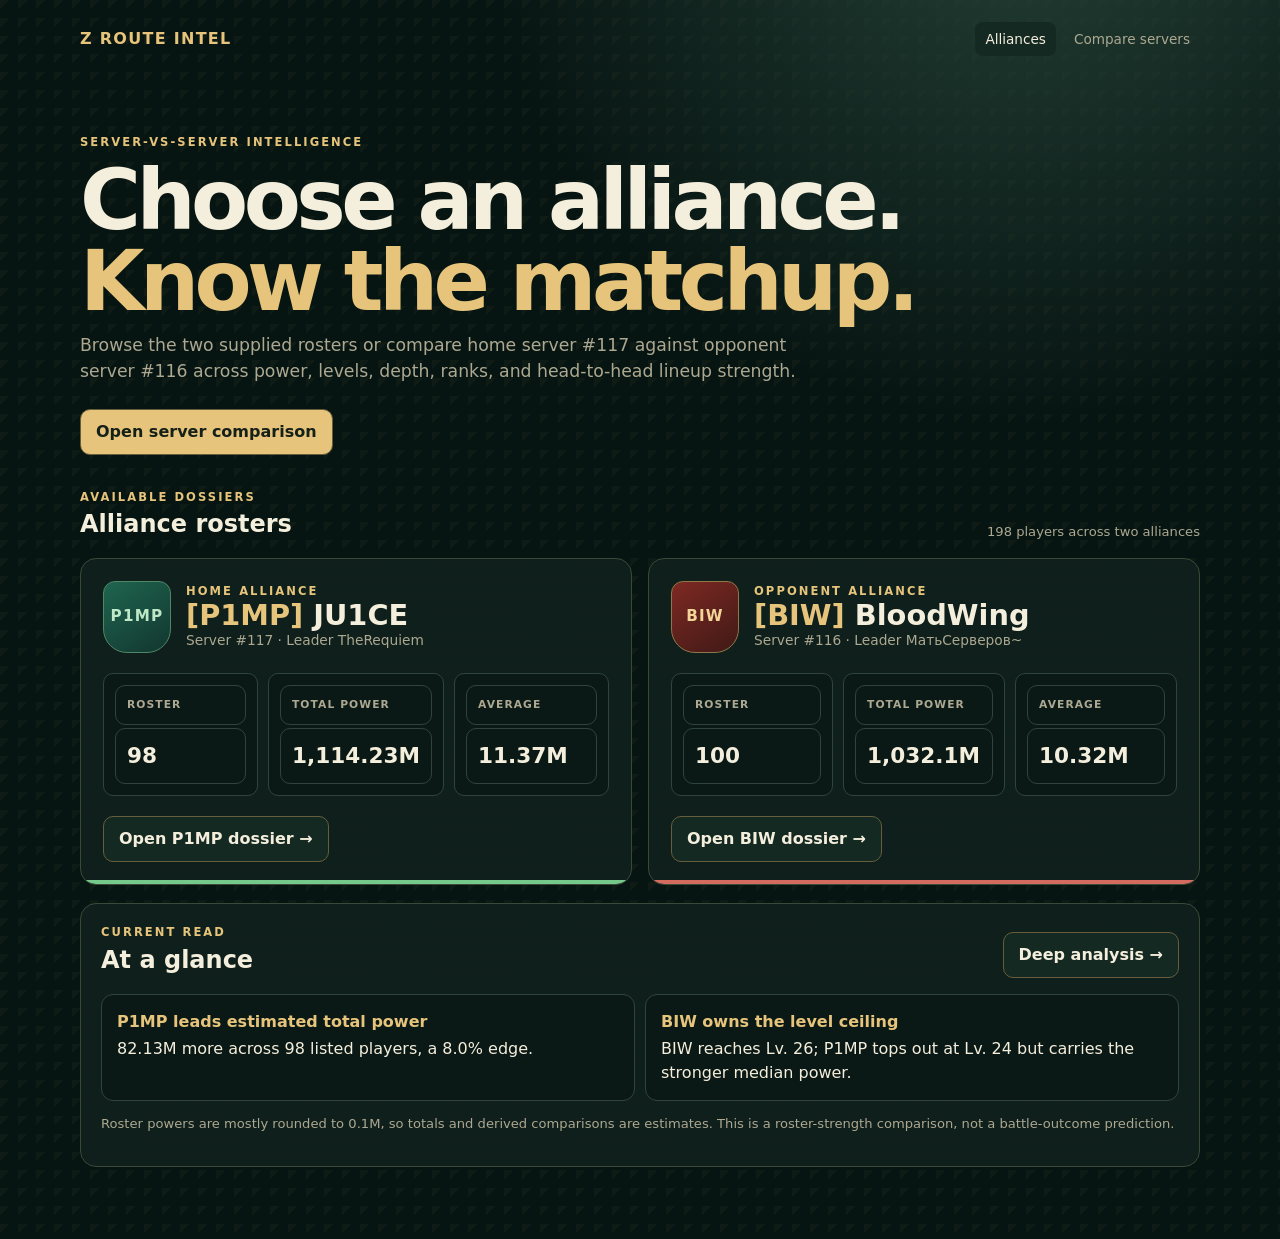
<file: intel/index.html>
<!doctype html>
<html lang="en">
<head>
  <meta charset="utf-8">
  <meta name="viewport" content="width=device-width,initial-scale=1">
  <meta name="description" content="Z Route server-vs-server alliance intelligence.">
  <link rel="icon" href="data:,">
  <link rel="stylesheet" href="styles.css">
  <title>Z Route Alliance Intel</title>
</head>
<body>
  <header class="shell site-head">
    <a class="brand" href="./">Z ROUTE INTEL</a>
    <nav class="nav" aria-label="Intel navigation">
      <a href="./" aria-current="page">Alliances</a>
      <a href="compare/">Compare servers</a>
    </nav>
  </header>

  <main class="shell">
    <section class="hero">
      <div class="eyebrow">Server-vs-server intelligence</div>
      <h1>Choose an alliance.<br><span>Know the matchup.</span></h1>
      <p class="lede">Browse the two supplied rosters or compare home server #117 against opponent server #116 across power, levels, depth, ranks, and head-to-head lineup strength.</p>
      <div class="actions"><a class="button primary" href="compare/">Open server comparison</a></div>
    </section>

    <section>
      <div class="section-head"><div><div class="eyebrow">Available dossiers</div><h2>Alliance rosters</h2></div><div class="note">198 players across two alliances</div></div>
      <div id="alliances" class="alliance-grid"></div>
    </section>

    <section class="panel section">
      <div class="section-head"><div><div class="eyebrow">Current read</div><h2>At a glance</h2></div><a class="button" href="compare/">Deep analysis →</a></div>
      <div id="overview" class="insights"></div>
      <p class="note">Roster powers are mostly rounded to 0.1M, so totals and derived comparisons are estimates. This is a roster-strength comparison, not a battle-outcome prediction.</p>
    </section>
  </main>

  <script src="data.js"></script>
  <script>
    (() => {
    const {alliances, stats, formatPower} = Intel;
    const rosterUrl = alliance => `alliance/?id=${alliance.id}`;
    const cards = [alliances.p1mp, alliances.biw];
    document.getElementById("alliances").innerHTML = cards.map(alliance => {
      const metric = stats(alliance.players);
      return `<article class="alliance-card ${alliance.id === "p1mp" ? "home" : "opponent"}">
        <div class="alliance-top"><div class="insignia ${alliance.id === "p1mp" ? "home" : ""}">${alliance.tag}</div><div><div class="eyebrow">${alliance.relation}</div><h2><span>[${alliance.tag}]</span> ${alliance.name}</h2><div class="server">Server #${alliance.server} · Leader ${alliance.leader}</div></div></div>
        <div class="quick-stats"><div><div class="label">Roster</div><div class="value">${metric.count}</div></div><div><div class="label">Total power</div><div class="value">${formatPower(metric.total)}</div></div><div><div class="label">Average</div><div class="value">${formatPower(metric.average)}</div></div></div>
        <a class="button" href="${rosterUrl(alliance)}">Open ${alliance.tag} dossier →</a>
      </article>`;
    }).join("");
    const home = stats(alliances.p1mp.players), opponent = stats(alliances.biw.players);
    document.getElementById("overview").innerHTML = `
      <article class="insight"><strong>P1MP leads estimated total power</strong>${formatPower(home.total - opponent.total)} more across ${home.count} listed players, a ${((home.total / opponent.total - 1) * 100).toFixed(1)}% edge.</article>
      <article class="insight"><strong>BIW owns the level ceiling</strong>BIW reaches Lv. ${opponent.maxLevel}; P1MP tops out at Lv. ${home.maxLevel} but carries the stronger median power.</article>`;
    })();
  </script>
</body>
</html>
</file>
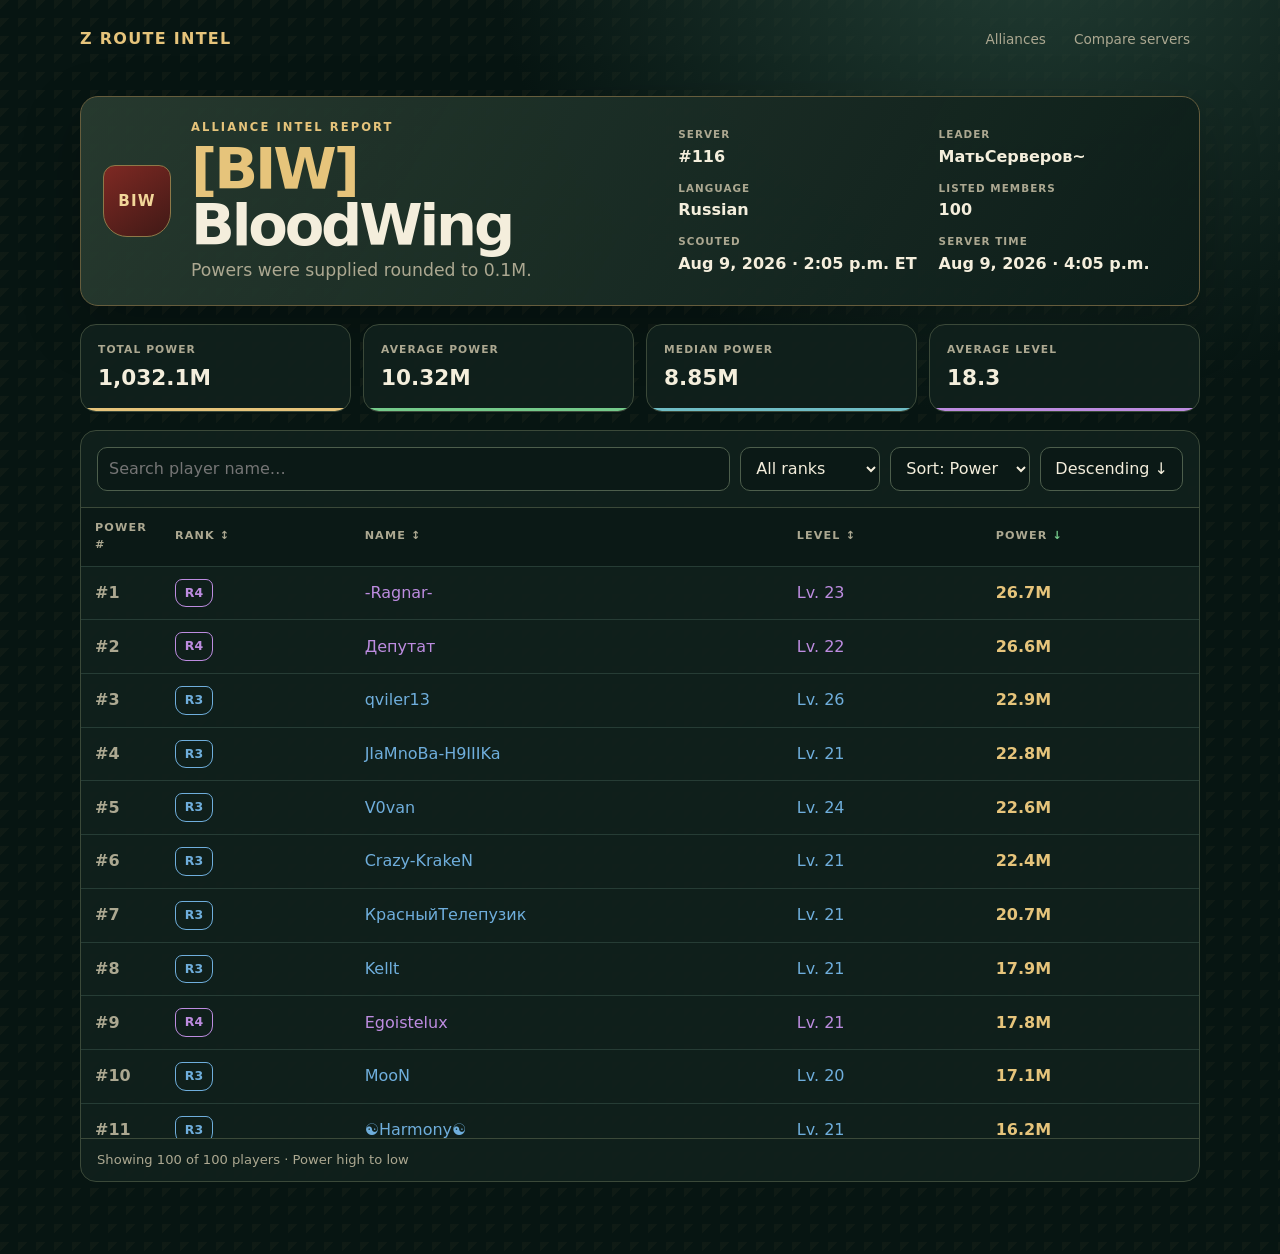
<file: intel/alliance/index.html>
<!doctype html>
<html lang="en">
<head>
  <meta charset="utf-8">
  <meta name="viewport" content="width=device-width,initial-scale=1">
  <meta name="description" content="Sortable Z Route alliance player roster.">
  <link rel="icon" href="data:,">
  <link rel="stylesheet" href="../styles.css">
  <title>Alliance Intel</title>
</head>
<body>
  <header class="shell site-head">
    <a class="brand" href="../">Z ROUTE INTEL</a>
    <nav class="nav" aria-label="Intel navigation">
      <a href="../">Alliances</a>
      <a href="../compare/">Compare servers</a>
    </nav>
  </header>
  <main class="shell">
    <header class="masthead">
      <div id="insignia" class="insignia" aria-hidden="true"></div>
      <div><div class="eyebrow">Alliance intel report</div><h1 id="alliance-name"></h1><p id="precision" class="lede"></p></div>
      <dl class="identity">
        <div><dt>Server</dt><dd id="server"></dd></div><div><dt>Leader</dt><dd id="leader"></dd></div>
        <div><dt>Language</dt><dd id="language"></dd></div><div><dt>Listed members</dt><dd id="members"></dd></div>
        <div><dt>Scouted</dt><dd id="scouted"></dd></div><div><dt>Server time</dt><dd id="server-time"></dd></div>
      </dl>
    </header>

    <section class="metrics" aria-label="Roster metrics">
      <article class="metric"><div class="label">Total power</div><div id="total-power" class="value"></div></article>
      <article class="metric"><div class="label">Average power</div><div id="average-power" class="value"></div></article>
      <article class="metric"><div class="label">Median power</div><div id="median-power" class="value"></div></article>
      <article class="metric"><div class="label">Average level</div><div id="average-level" class="value"></div></article>
    </section>

    <section class="panel roster" aria-label="Player roster">
      <div class="controls">
        <input id="search" type="search" placeholder="Search player name…" aria-label="Search player name">
        <select id="rank-filter" aria-label="Filter by rank"><option value="">All ranks</option><option>R5</option><option>R4</option><option>R3</option><option>R2</option><option>R1</option></select>
        <select id="sort-by" aria-label="Sort players by"><option value="power">Sort: Power</option><option value="level">Sort: Level</option><option value="rank">Sort: Rank</option><option value="name">Sort: Name</option></select>
        <button id="direction" type="button" aria-label="Reverse sort order">Descending ↓</button>
      </div>
      <div class="table-wrap"><table><thead><tr>
        <th><span id="standing-title">Power #</span></th><th><button type="button" data-sort="rank">Rank</button></th><th><button type="button" data-sort="name">Name</button></th><th><button type="button" data-sort="level">Level</button></th><th aria-sort="descending"><button type="button" data-sort="power">Power</button></th>
      </tr></thead><tbody id="players"></tbody></table></div>
      <p id="status" class="status" aria-live="polite"></p>
    </section>
  </main>
  <script src="../data.js"></script>
  <script src="roster.js"></script>
</body>
</html>
</file>
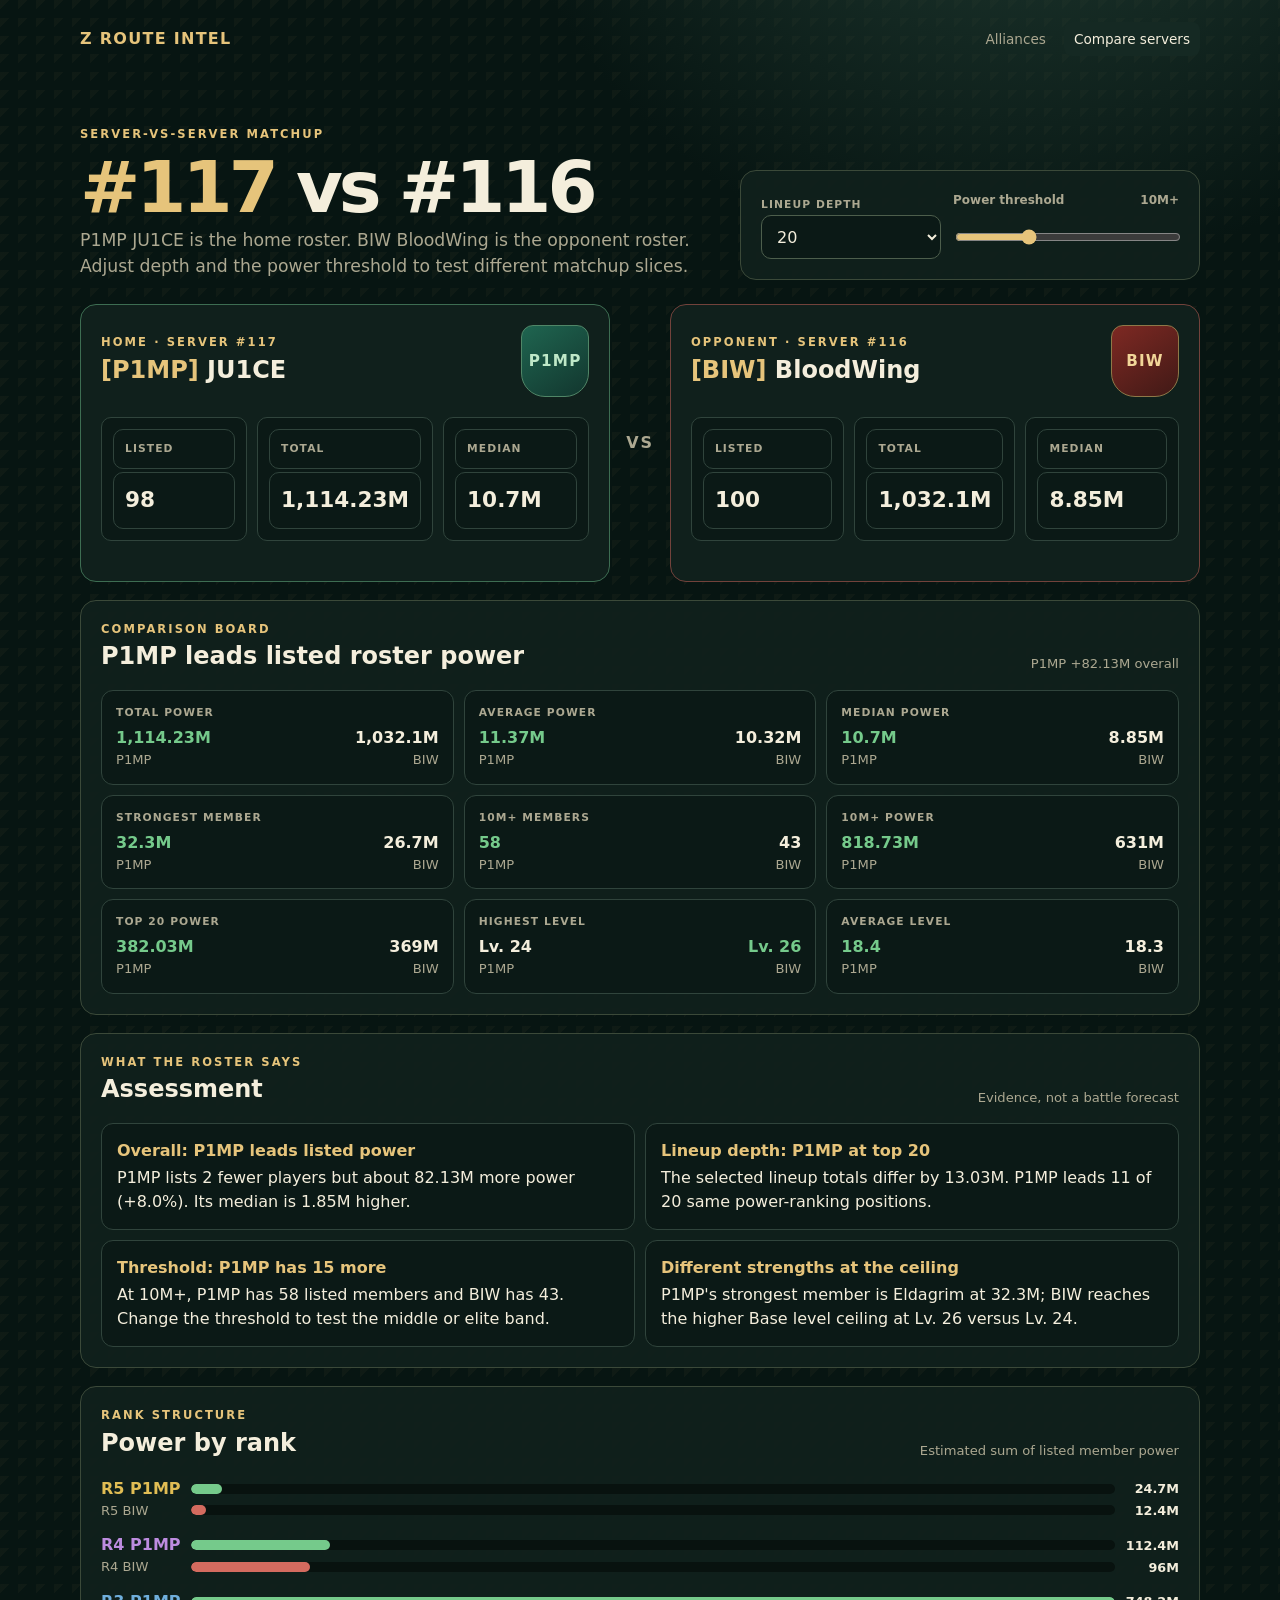
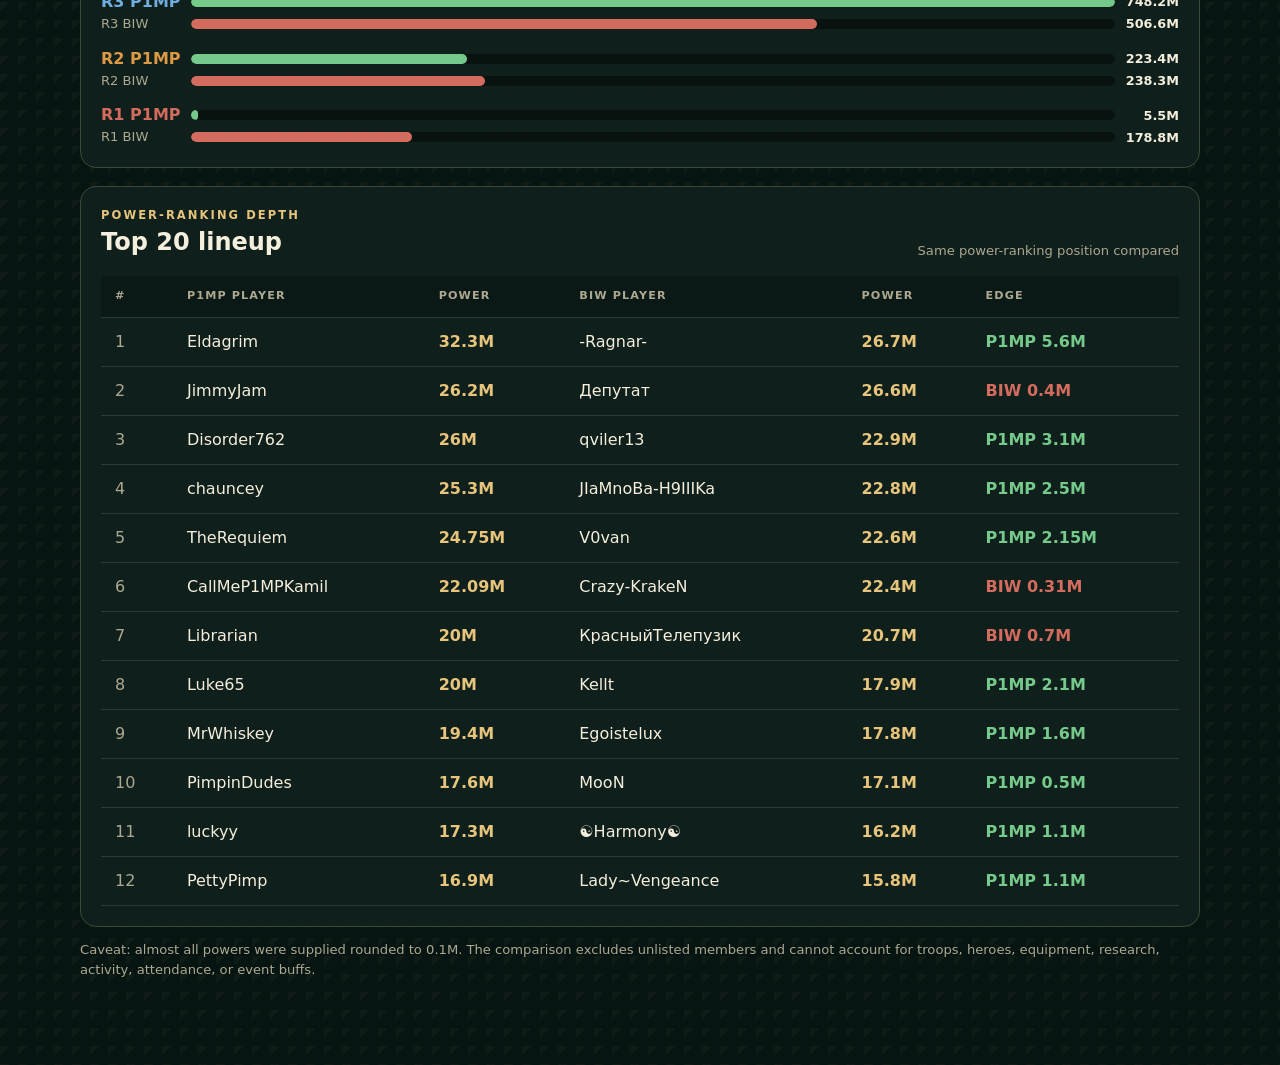
<file: intel/compare/index.html>
<!doctype html>
<html lang="en">
<head>
  <meta charset="utf-8">
  <meta name="viewport" content="width=device-width,initial-scale=1">
  <meta name="description" content="Interactive Z Route server-vs-server alliance comparison.">
  <link rel="icon" href="data:,">
  <link rel="stylesheet" href="../styles.css">
  <title>P1MP vs BIW Server Comparison</title>
</head>
<body>
  <header class="shell site-head">
    <a class="brand" href="../">Z ROUTE INTEL</a>
    <nav class="nav" aria-label="Intel navigation">
      <a href="../">Alliances</a>
      <a href="./" aria-current="page">Compare servers</a>
    </nav>
  </header>

  <main class="shell">
    <header class="compare-head">
      <div><div class="eyebrow">Server-vs-server matchup</div><h1><span>#117</span> vs #116</h1><p class="lede">P1MP JU1CE is the home roster. BIW BloodWing is the opponent roster. Adjust depth and the power threshold to test different matchup slices.</p></div>
      <div class="compare-controls panel section">
        <div><label class="label" for="lineup-depth">Lineup depth</label><select id="lineup-depth"><option>5</option><option>10</option><option selected>20</option><option>30</option><option>50</option><option value="98">Max common (98)</option></select></div>
        <div class="range-field"><label for="power-threshold"><span>Power threshold</span><strong id="threshold-label">10M+</strong></label><input id="power-threshold" type="range" min="0" max="32" step="1" value="10"></div>
      </div>
    </header>

    <section class="versus" aria-label="Alliances compared">
      <article class="side home"><div class="side-name"><div><div class="eyebrow">Home · Server #117</div><h2><span>[P1MP]</span> JU1CE</h2></div><div class="insignia home">P1MP</div></div><div id="home-summary" class="quick-stats"></div></article>
      <div class="delta">VS</div>
      <article class="side opponent"><div class="side-name"><div><div class="eyebrow">Opponent · Server #116</div><h2><span>[BIW]</span> BloodWing</h2></div><div class="insignia">BIW</div></div><div id="opponent-summary" class="quick-stats"></div></article>
    </section>

    <section class="panel section">
      <div class="section-head"><div><div class="eyebrow">Comparison board</div><h2 id="assessment-title">Roster strength</h2></div><div id="assessment-note" class="note"></div></div>
      <div id="comparison-metrics" class="comparison-metrics"></div>
    </section>

    <section class="panel section">
      <div class="section-head"><div><div class="eyebrow">What the roster says</div><h2>Assessment</h2></div><div class="note">Evidence, not a battle forecast</div></div>
      <div id="insights" class="insights"></div>
    </section>

    <section class="panel section">
      <div class="section-head"><div><div class="eyebrow">Rank structure</div><h2>Power by rank</h2></div><div class="note">Estimated sum of listed member power</div></div>
      <div id="rank-bars" class="bar-list"></div>
    </section>

    <section class="panel section">
      <div class="section-head"><div><div class="eyebrow">Power-ranking depth</div><h2 id="lineup-title">Top 20 lineup</h2></div><div id="lineup-note" class="note">Same power-ranking position compared</div></div>
      <div class="table-wrap"><table class="matchup-table"><thead><tr><th><span>#</span></th><th><span>P1MP player</span></th><th><span>Power</span></th><th><span>BIW player</span></th><th><span>Power</span></th><th><span>Edge</span></th></tr></thead><tbody id="matchups"></tbody></table></div>
    </section>

    <p class="note">Caveat: almost all powers were supplied rounded to 0.1M. The comparison excludes unlisted members and cannot account for troops, heroes, equipment, research, activity, attendance, or event buffs.</p>
  </main>
  <script src="../data.js"></script>
  <script src="compare.js"></script>
</body>
</html>
</file>
<file: intel/styles.css>
:root {
  color-scheme: dark;
  --bg: #071512;
  --panel: #10201c;
  --panel-2: #152923;
  --line: #3b4939;
  --text: #f4eedc;
  --muted: #aca891;
  --gold: #e6c47b;
  --green: #75ca8b;
  --cyan: #70bdc5;
  --red: #d46b5f;
  --purple: #bd8ce0;
}

* { box-sizing: border-box }
html { overflow-x: hidden }
body {
  margin: 0;
  min-width: 320px;
  background:
    radial-gradient(circle at 80% -10%, #244036 0, transparent 34rem),
    linear-gradient(135deg, rgba(230,196,123,.035) 25%, transparent 25%) 0 0/18px 18px,
    var(--bg);
  color: var(--text);
  font: 16px/1.5 system-ui, -apple-system, "Segoe UI", sans-serif;
}
a { color: inherit }
button, input, select { font: inherit }
button, .button { cursor: pointer }
button:focus-visible, input:focus, select:focus, a:focus-visible { outline: 2px solid var(--cyan); outline-offset: 2px }
.shell { width: min(1120px, calc(100% - 32px)); margin: auto }
.site-head { display: flex; align-items: center; justify-content: space-between; gap: 18px; padding: 22px 0 }
.brand { color: var(--gold); font-weight: 900; letter-spacing: .08em; text-decoration: none }
.nav { display: flex; flex-wrap: wrap; gap: 8px }
.nav a { padding: 7px 10px; border-radius: 8px; color: var(--muted); font-size: .85rem; text-decoration: none }
.nav a:hover, .nav a[aria-current="page"] { background: var(--panel-2); color: var(--text) }
main { padding: 18px 0 72px }
.eyebrow { color: var(--gold); font-size: .72rem; font-weight: 850; letter-spacing: .18em; text-transform: uppercase }
h1 { margin: 8px 0 10px; font-size: clamp(2.3rem, 7vw, 5.2rem); line-height: .98; letter-spacing: -.055em }
h1 span, h2 span { color: var(--gold) }
.lede { max-width: 760px; margin: 0; color: var(--muted); font-size: 1.08rem }
.hero { padding: 38px 0 34px }
.actions { display: flex; flex-wrap: wrap; gap: 10px; margin-top: 24px }
.button { display: inline-flex; min-height: 44px; align-items: center; justify-content: center; padding: 10px 15px; border: 1px solid #665d3d; border-radius: 10px; background: var(--panel-2); font-weight: 750; text-decoration: none }
.button.primary { background: var(--gold); color: #152019 }
.button:hover { border-color: var(--gold) }
.panel, .metric, .alliance-card { border: 1px solid var(--line); border-radius: 16px; background: rgba(16,32,28,.96) }
.section { margin-top: 18px; padding: 20px }
.section-head { display: flex; align-items: end; justify-content: space-between; gap: 18px; margin-bottom: 16px }
.section-head h2, .section h2, .section h3 { margin: 0 }
.note { color: var(--muted); font-size: .82rem }

.alliance-grid { display: grid; grid-template-columns: 1fr 1fr; gap: 16px }
.alliance-card { position: relative; overflow: hidden; padding: 22px }
.alliance-card::after { content: ""; position: absolute; inset: auto 0 0; height: 4px; background: var(--accent, var(--gold)) }
.alliance-card.home { --accent: var(--green) }
.alliance-card.opponent { --accent: var(--red) }
.alliance-top { display: flex; align-items: center; gap: 15px }
.insignia { display: grid; flex: 0 0 auto; width: 68px; height: 72px; place-items: center; border: 1px solid #8e7848; border-radius: 12px 12px 24px 24px; background: linear-gradient(145deg,#7e2923,#401916); color: #f2d699; font-size: .95rem; font-weight: 900; letter-spacing: .08em }
.home .insignia, .insignia.home { border-color: #508667; background: linear-gradient(145deg,#1f6550,#12362e); color: #bfe8c8 }
.alliance-card h2 { margin: 0; font-size: 1.8rem; line-height: 1.05 }
.server { color: var(--muted); font-size: .86rem }
.quick-stats { display: grid; grid-template-columns: repeat(3,1fr); gap: 10px; margin: 20px 0 }
.quick-stats div { padding: 11px; border: 1px solid #30443c; border-radius: 10px; background: #0b1916 }
.label { color: var(--muted); font-size: .67rem; font-weight: 800; letter-spacing: .1em; text-transform: uppercase }
.value { margin-top: 3px; font-size: 1.35rem; font-weight: 850; font-variant-numeric: tabular-nums }

.masthead { display: grid; grid-template-columns: auto 1fr auto; gap: 20px; align-items: center; margin-bottom: 18px; padding: 22px; border: 1px solid #665d3d; border-radius: 18px; background: linear-gradient(120deg,rgba(39,58,47,.98),rgba(12,29,25,.96)); box-shadow: 0 20px 60px rgba(0,0,0,.24) }
.masthead h1 { margin: 5px 0 3px; font-size: clamp(2rem,5vw,3.6rem) }
.identity { display: grid; grid-template-columns: repeat(2,minmax(110px,1fr)); gap: 12px 22px; margin: 0 }
.identity div { min-width: 0 }
.identity dt { color: var(--muted); font-size: .65rem; font-weight: 800; letter-spacing: .1em; text-transform: uppercase }
.identity dd { margin: 2px 0 0; font-weight: 800; overflow-wrap: anywhere }
.metrics { display: grid; grid-template-columns: repeat(4,1fr); gap: 12px; margin-bottom: 18px }
.metric { position: relative; overflow: hidden; padding: 17px }
.metric::after { content: ""; position: absolute; inset: auto 0 0; height: 3px; background: var(--accent,var(--gold)) }
.metric:nth-child(2) { --accent: var(--green) }.metric:nth-child(3) { --accent: var(--cyan) }.metric:nth-child(4) { --accent: var(--purple) }
.controls { display: grid; grid-template-columns: minmax(180px,1fr) 140px 140px auto; gap: 10px; padding: 16px; border-bottom: 1px solid var(--line) }
input, select, button { min-width: 0; min-height: 44px; border: 1px solid #4d5e4c; border-radius: 10px; background: #0b1916; color: var(--text) }
input, select { width: 100%; padding: 9px 11px }
button { padding: 9px 14px }
button:hover { border-color: var(--gold) }
.table-wrap { overflow-y: auto; max-height: 70vh }
table { width: 100%; border-collapse: collapse }
th { position: sticky; top: 0; z-index: 1; padding: 0; background: #0b1916; text-align: left }
th button, th span { display: block; width: 100%; padding: 12px 14px; border: 0; border-radius: 0; background: transparent; color: var(--muted); font-size: .7rem; font-weight: 800; letter-spacing: .1em; text-align: left; text-transform: uppercase }
th button::after { content: " ↕" }
th[aria-sort="ascending"] button::after { content: " ↑"; color: var(--green) }
th[aria-sort="descending"] button::after { content: " ↓"; color: var(--green) }
td { padding: 12px 14px; border-top: 1px solid #263c35 }
tbody tr:hover { background: rgba(230,196,123,.04) }
td:nth-child(n+3) { font-variant-numeric: tabular-nums }
.rank span { display: inline-grid; min-width: 38px; padding: 4px 7px; place-items: center; border: 1px solid currentColor; border-radius: 7px 7px 11px 11px; font-size: .78rem; font-weight: 900 }
.standing { width: 72px; color: var(--muted); font-weight: 850; font-variant-numeric: tabular-nums }
.rank-r5 { color: #e1bd54 }.rank-r4 { color: #bd8ce0 }.rank-r3 { color: #6faedc }.rank-r2 { color: #db9a43 }.rank-r1 { color: #d46b5f }
.power { color: var(--gold); font-weight: 800 }
.role { color: var(--muted); font-size: .78rem }
.status { margin: 0; padding: 11px 16px; border-top: 1px solid var(--line); color: var(--muted); font-size: .82rem }
.empty { padding: 36px; color: var(--muted); text-align: center }

.compare-head { display: flex; align-items: end; justify-content: space-between; gap: 18px; padding: 30px 0 24px }
.compare-head h1 { margin-bottom: 6px; font-size: clamp(2.1rem,6vw,4.5rem) }
.compare-controls { display: grid; grid-template-columns: 180px minmax(220px,1fr); gap: 12px; min-width: min(100%,460px) }
.range-field { display: grid; gap: 5px }
.range-field label { display: flex; justify-content: space-between; color: var(--muted); font-size: .75rem; font-weight: 750 }
input[type="range"] { min-height: 0; height: 8px; padding: 0; accent-color: var(--gold) }
.versus { display: grid; grid-template-columns: 1fr auto 1fr; gap: 16px; align-items: stretch }
.side { padding: 20px; border: 1px solid var(--line); border-radius: 16px; background: var(--panel) }
.side.home { border-color: #3d6d52 }.side.opponent { border-color: #72423b }
.side-name { display: flex; align-items: center; justify-content: space-between; gap: 12px }
.side-name h2 { margin: 0 }
.delta { align-self: center; color: var(--muted); font-weight: 900; letter-spacing: .12em }
.comparison-metrics { display: grid; grid-template-columns: repeat(3,1fr); gap: 10px; margin-top: 16px }
.comparison-metrics article { padding: 14px; border: 1px solid #30443c; border-radius: 12px; background: #0b1916 }
.comparison-metrics .values { display: flex; align-items: baseline; justify-content: space-between; gap: 8px; margin-top: 5px; font-weight: 850; font-variant-numeric: tabular-nums }
.comparison-metrics .winner { color: var(--green) }
.bar-list { display: grid; gap: 13px }
.bar-row { display: grid; grid-template-columns: 80px 1fr 54px; gap: 10px; align-items: center }
.bar-track { height: 10px; overflow: hidden; border-radius: 20px; background: #08120f }
.bar { height: 100%; border-radius: inherit; background: var(--green) }
.bar.opponent { background: var(--red) }
.bar-value { text-align: right; font-size: .8rem; font-weight: 800 }
.insights { display: grid; grid-template-columns: repeat(2,1fr); gap: 10px }
.insight { padding: 15px; border: 1px solid #30443c; border-radius: 12px; background: #0b1916 }
.insight strong { display: block; margin-bottom: 3px; color: var(--gold) }
.matchup-table td:first-child { color: var(--muted) }
.advantage-home { color: var(--green); font-weight: 800 }.advantage-opponent { color: var(--red); font-weight: 800 }

@media (max-width: 800px) {
  .masthead { grid-template-columns: auto 1fr }.identity { grid-column: 1/-1; grid-template-columns: repeat(4,1fr) }
  .versus { grid-template-columns: 1fr 1fr }.delta { display: none }
  .comparison-metrics { grid-template-columns: 1fr 1fr }
}

@media (max-width: 700px) {
  .shell { width: min(100% - 20px,1120px) }
  .site-head { align-items: flex-start; padding: 13px 0 }.nav { justify-content: flex-end }.nav a { padding: 5px 7px; font-size: .78rem }
  main { padding: 8px 0 48px }.hero { padding: 24px 0 }
  .alliance-grid, .versus, .insights { grid-template-columns: 1fr }
  .quick-stats { grid-template-columns: 1fr 1fr }.quick-stats div:last-child { grid-column: 1/-1 }
  .masthead { grid-template-columns: 62px 1fr; gap: 14px; padding: 16px }.masthead .insignia { width: 62px; height: 66px }.masthead h1 { font-size: clamp(1.75rem,9vw,2.5rem) }
  .identity { grid-template-columns: 1fr 1fr; gap: 10px 14px; padding-top: 4px; border-top: 1px solid var(--line) }
  .metrics { grid-template-columns: 1fr 1fr; gap: 8px }.metric { padding: 14px }.value { font-size: 1.2rem }
  .controls { grid-template-columns: 1fr 1fr; gap: 8px; padding: 12px }.controls input { grid-column: 1/-1 }.controls button { grid-column: 1/-1 }
  .table-wrap { max-height: none; overflow: visible; padding: 10px }
  .roster table, .roster tbody { display: block; width: 100% }.roster thead { position: absolute; width: 1px; height: 1px; padding: 0; margin: -1px; overflow: hidden; clip: rect(0,0,0,0); white-space: nowrap; border: 0 }.roster tbody { display: grid; gap: 8px }
  .roster tbody tr { display: grid; min-width: 0; grid-template-columns: auto auto minmax(0,1fr) auto; grid-template-areas: "standing rank name power" "standing rank level power"; gap: 1px 10px; align-items: center; padding: 11px 12px; border: 1px solid #334a42; border-left: 3px solid var(--rank-color,#53665d); border-radius: 12px; background: var(--panel-2) }
  .roster tbody tr.rank-r5 { --rank-color:#e1bd54 }.roster tbody tr.rank-r4 { --rank-color:#bd8ce0 }.roster tbody tr.rank-r3 { --rank-color:#6faedc }.roster tbody tr.rank-r2 { --rank-color:#db9a43 }.roster tbody tr.rank-r1 { --rank-color:#d46b5f }
  .roster td { min-width: 0; padding: 0; border: 0 }.roster td:nth-child(1) { grid-area: standing; width: auto }.roster td:nth-child(2) { grid-area: rank }.roster td:nth-child(3) { grid-area: name; overflow-wrap: anywhere; font-weight: 750 }.roster td:nth-child(4) { grid-area: level; color: var(--muted); font-size: .82rem }.roster td:nth-child(5) { grid-area: power; text-align: right }
  .compare-head { display: block; padding-top: 18px }.compare-controls { grid-template-columns: 1fr; margin-top: 20px }
  .comparison-metrics { grid-template-columns: 1fr }
  .section { padding: 15px }.section-head { align-items: start; flex-direction: column }
  .bar-row { grid-template-columns: 66px 1fr 46px }
  .matchup-table, .matchup-table tbody { display: block; width: 100% }.matchup-table thead { position: absolute; width: 1px; height: 1px; padding: 0; margin: -1px; overflow: hidden; clip: rect(0,0,0,0); white-space: nowrap; border: 0 }.matchup-table tbody { display: grid; gap: 9px }
  .matchup-table tr { display: grid; grid-template-columns: auto 1fr auto; gap: 5px 10px; padding: 11px; border: 1px solid #30443c; border-radius: 11px; background: #0b1916 }.matchup-table td { display: flex; min-width: 0; justify-content: space-between; gap: 8px; padding: 0; border: 0; overflow-wrap: anywhere }.matchup-table td::before { content: attr(data-label); color: var(--muted); font-size: .68rem; font-weight: 800; letter-spacing: .08em; text-transform: uppercase }.matchup-table td:first-child { grid-row: 1/3; align-items: center; font-size: 1.25rem; font-weight: 900 }.matchup-table td:nth-child(2), .matchup-table td:nth-child(4) { display: block }.matchup-table td:nth-child(3), .matchup-table td:nth-child(5) { text-align: right }.matchup-table td:last-child { grid-column: 2/4; padding-top: 5px; border-top: 1px solid #263c35 }
}
</file>
